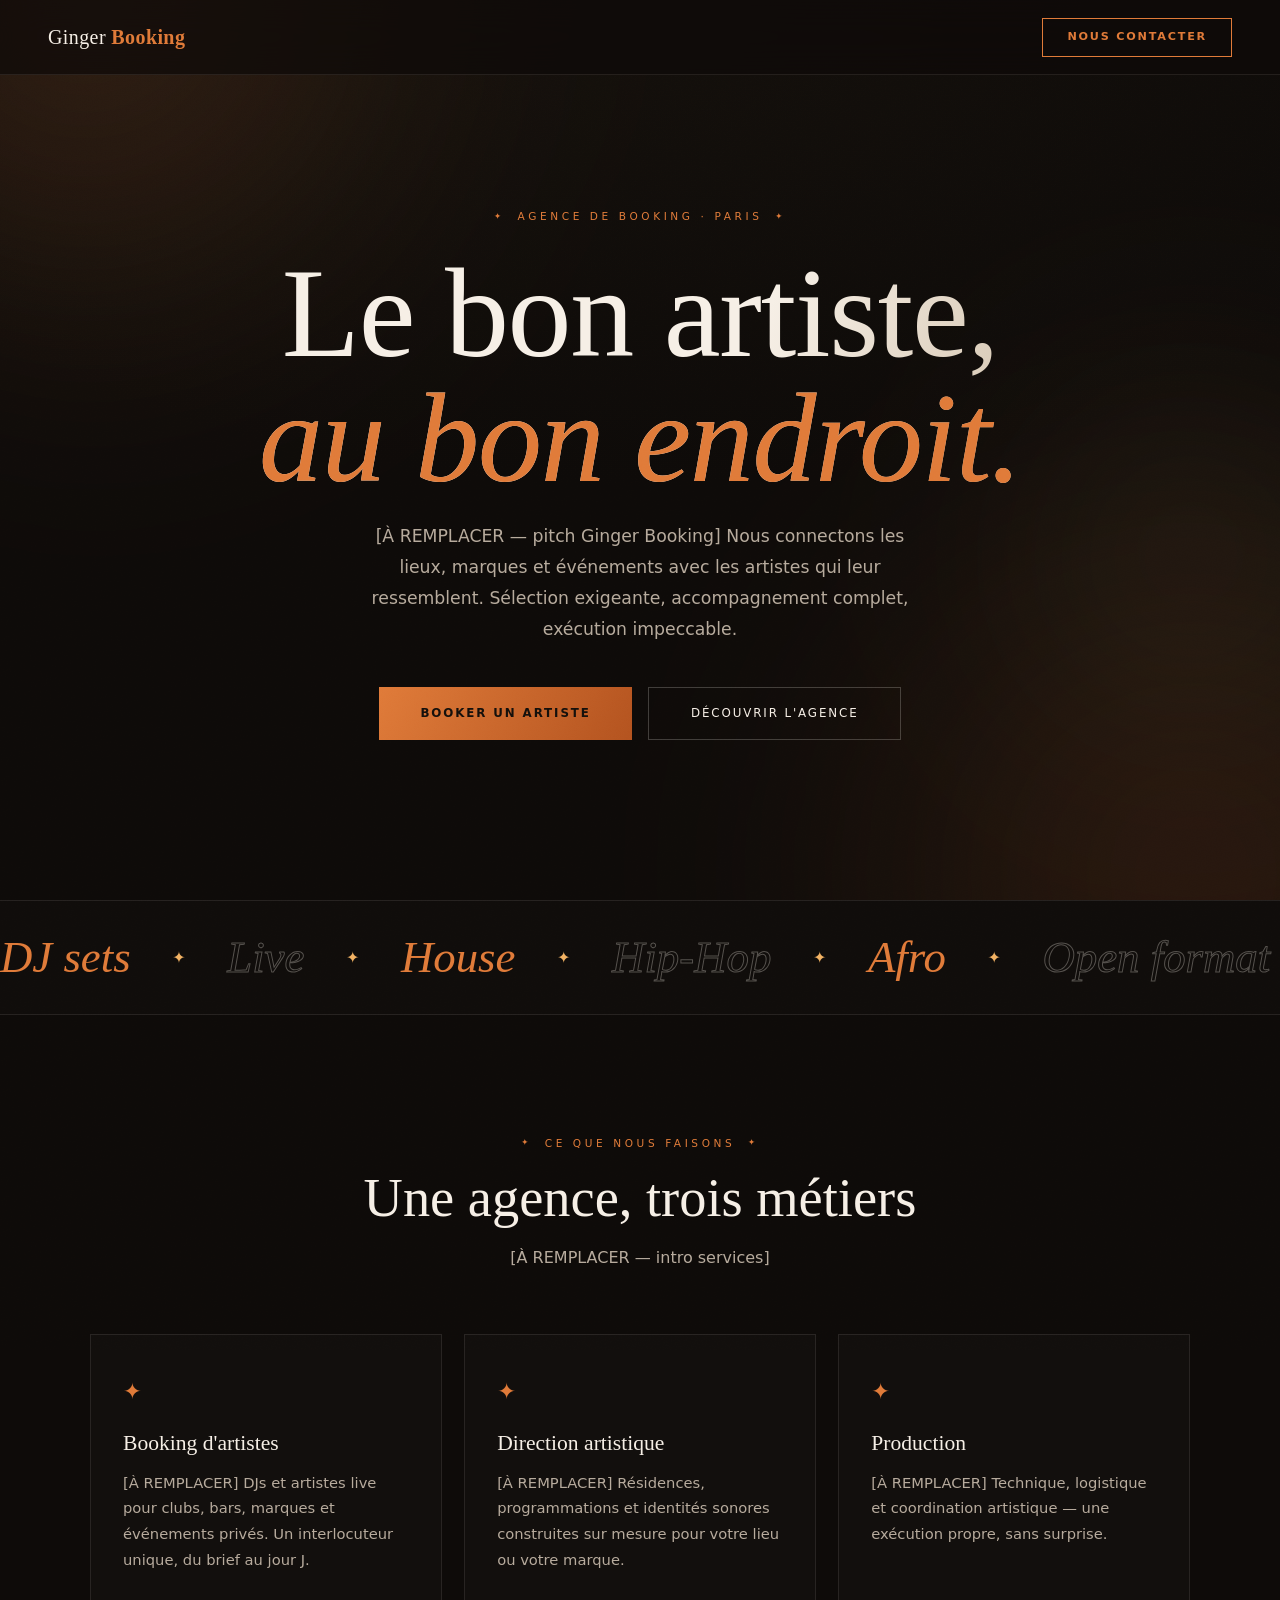
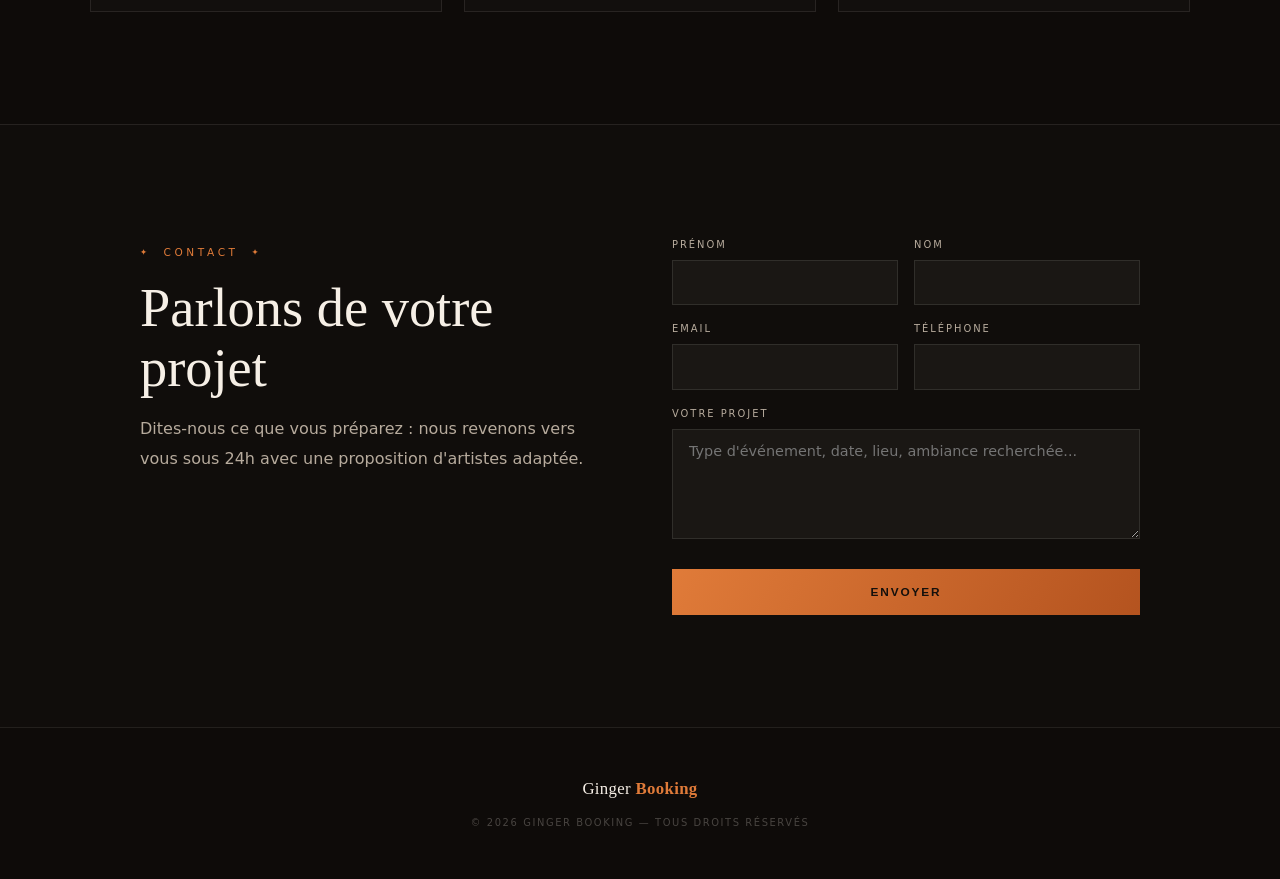
<file: ginger-booking/index.html>
<!DOCTYPE html>
<html lang="fr">
<head>
<meta charset="UTF-8">
<meta http-equiv="Content-Security-Policy" content="default-src 'self'; script-src 'self' 'unsafe-inline'; style-src 'self' 'unsafe-inline' https://fonts.googleapis.com; font-src 'self' https://fonts.gstatic.com; img-src 'self' data: https:; connect-src 'self' https://mgrevents.fr https://www.mgrevents.fr https://planniflow-4jrm.vercel.app; frame-ancestors 'none'; base-uri 'self'; form-action 'self';">
<meta name="viewport" content="width=device-width, initial-scale=1.0">
<!-- noindex tant que la page n'est pas lancée sur son propre domaine -->
<meta name="robots" content="noindex, nofollow">
<meta name="description" content="Ginger Booking — agence de booking d'artistes. Le bon artiste, au bon endroit.">
<title>Ginger Booking — Agence de booking d'artistes</title>
<link rel="preconnect" href="https://fonts.googleapis.com">
<link rel="preconnect" href="https://fonts.gstatic.com" crossorigin>
<link href="https://fonts.googleapis.com/css2?family=Fraunces:ital,opsz,wght@0,9..144,300;0,9..144,400;0,9..144,600;1,9..144,300;1,9..144,400&family=DM+Sans:opsz,wght@9..40,300;9..40,400;9..40,500;9..40,700&display=swap" rel="stylesheet">
<style>
*,*::before,*::after{margin:0;padding:0;box-sizing:border-box}
:root{
  --bg:#0E0B09;          /* noir chaud */
  --cream:#F6EFE6;
  --ginger:#E07B39;      /* gingembre */
  --ginger-deep:#B4531F;
  --amber:#F2B263;
  --muted:#B7AB9D;
  --line:rgba(246,239,230,.09);
  --ff-d:'Fraunces',Georgia,serif;
  --ff-b:'DM Sans',system-ui,sans-serif;
  --ease:cubic-bezier(.22,1,.36,1);
}
html{scroll-behavior:smooth}
html,body{overflow-x:clip}
body{background:var(--bg);color:var(--cream);font-family:var(--ff-b);-webkit-font-smoothing:antialiased;line-height:1.6}
a{color:inherit;text-decoration:none}
::selection{background:rgba(224,123,57,.3)}
em{font-style:italic;color:var(--ginger)}

/* Scène : nappes gingembre/ambre en dérive */
.scene{position:fixed;inset:0;z-index:-1;pointer-events:none;overflow:hidden;background:radial-gradient(120% 90% at 50% 0%,#14100C 0%,#0E0B09 60%)}
.scene i{position:absolute;display:block;border-radius:50%;filter:blur(85px);mix-blend-mode:screen;will-change:transform}
.b1{width:60vmax;height:60vmax;top:-22vmax;left:-16vmax;opacity:.5;background:radial-gradient(circle at 38% 36%,rgba(224,123,57,.36),rgba(224,123,57,.06) 52%,transparent 70%);animation:d1 38s ease-in-out infinite alternate}
.b2{width:62vmax;height:62vmax;bottom:-24vmax;right:-18vmax;opacity:.45;background:radial-gradient(circle at 60% 58%,rgba(180,83,31,.4),rgba(180,83,31,.08) 55%,transparent 72%);animation:d2 46s ease-in-out infinite alternate}
.b3{width:42vmax;height:42vmax;top:32%;right:-14vmax;opacity:.32;background:radial-gradient(circle,rgba(242,178,99,.24),transparent 64%);animation:d3 31s ease-in-out infinite alternate}
@keyframes d1{to{transform:translate(9vmax,8vmax) scale(1.2) rotate(12deg)}}
@keyframes d2{to{transform:translate(-8vmax,-9vmax) scale(1.15)}}
@keyframes d3{to{transform:translate(-7vmax,9vmax) scale(1.25)}}
.grain{position:fixed;inset:-50%;width:200%;height:200%;pointer-events:none;z-index:2;opacity:.05;mix-blend-mode:soft-light;background-image:url("data:image/svg+xml,%3Csvg xmlns='http://www.w3.org/2000/svg' width='140' height='140'%3E%3Cfilter id='g'%3E%3CfeTurbulence type='fractalNoise' baseFrequency='0.8' numOctaves='2' stitchTiles='stitch'/%3E%3CfeColorMatrix type='saturate' values='0'/%3E%3C/filter%3E%3Crect width='100%25' height='100%25' filter='url(%23g)'/%3E%3C/svg%3E");animation:gr 5s steps(6) infinite}
@keyframes gr{0%{transform:translate(0,0)}25%{transform:translate(-5%,-4%)}50%{transform:translate(4%,-6%)}75%{transform:translate(-4%,5%)}100%{transform:translate(0,0)}}

/* NAV */
nav{position:fixed;top:0;left:0;right:0;z-index:100;display:flex;align-items:center;justify-content:space-between;padding:1.1rem 3rem;background:rgba(14,11,9,.72);backdrop-filter:blur(20px);border-bottom:1px solid var(--line)}
.wordmark{font-family:var(--ff-d);font-size:1.25rem;letter-spacing:.02em}
.wordmark b{font-weight:600;color:var(--ginger)}
.nav-cta{font-size:.7rem;letter-spacing:.16em;text-transform:uppercase;font-weight:700;padding:.6rem 1.5rem;border:1px solid var(--ginger);color:var(--ginger);transition:all .25s var(--ease)}
.nav-cta:hover{background:var(--ginger);color:var(--bg)}

/* HERO */
.hero{min-height:100svh;display:flex;flex-direction:column;justify-content:center;align-items:center;text-align:center;padding:7rem 1.5rem 4rem;position:relative}
.eyebrow{font-size:.66rem;letter-spacing:.34em;text-transform:uppercase;color:var(--ginger);display:inline-flex;align-items:center;gap:.8rem;font-weight:500}
.eyebrow::before,.eyebrow::after{content:'✦';font-size:.8em}
.hero h1{font-family:var(--ff-d);font-weight:300;font-size:clamp(3.4rem,10vw,8.5rem);line-height:.98;margin:1.6rem 0 1.2rem;letter-spacing:-.01em;
  background:linear-gradient(112deg,#F6EFE6 30%,#D9CBB8 45%,#FBD9A8 51%,#F6EFE6 66%);background-size:220% 100%;-webkit-background-clip:text;background-clip:text;-webkit-text-fill-color:transparent;animation:sheen 9s ease-in-out infinite}
.hero h1 em{-webkit-text-fill-color:var(--ginger)}
@keyframes sheen{0%,100%{background-position:0% 0}50%{background-position:100% 0}}
.hero .sub{max-width:560px;color:var(--muted);font-weight:300;font-size:1.08rem;line-height:1.8}
.hero .actions{margin-top:2.6rem;display:flex;gap:1rem;flex-wrap:wrap;justify-content:center}
.btn{display:inline-flex;align-items:center;gap:.6rem;font-size:.74rem;letter-spacing:.16em;text-transform:uppercase;font-weight:700;padding:1rem 2.6rem;cursor:pointer;border:none;position:relative;overflow:hidden;transition:transform .3s var(--ease),box-shadow .4s var(--ease)}
.btn-g{background:linear-gradient(120deg,var(--ginger),var(--ginger-deep));color:#14100C}
.btn-g:hover{transform:translateY(-3px);box-shadow:0 18px 55px -14px rgba(224,123,57,.55)}
.btn-o{background:none;border:1px solid rgba(246,239,230,.22);color:var(--cream);font-weight:500}
.btn-o:hover{border-color:var(--ginger);color:var(--ginger)}
.btn-g::before{content:'';position:absolute;top:0;left:-70%;width:45%;height:100%;background:linear-gradient(100deg,transparent,rgba(255,255,255,.5),transparent);transform:skewX(-22deg);transition:left .55s var(--ease)}
.btn-g:hover::before{left:125%}

/* Ticker roster */
.ticker{overflow:hidden;padding:1.3rem 0;border-top:1px solid var(--line);border-bottom:1px solid var(--line);background:rgba(246,239,230,.012)}
.tk{display:flex;width:max-content;animation:tkx 30s linear infinite}
.ticker:hover .tk{animation-play-state:paused}
.tk .h{display:flex;align-items:center;gap:2.6rem;padding-right:2.6rem}
.tk .w{font-family:var(--ff-d);font-style:italic;font-size:clamp(1.6rem,3.6vw,2.8rem);white-space:nowrap;color:transparent;-webkit-text-stroke:1px rgba(246,239,230,.3)}
.tk .w.f{color:var(--ginger);-webkit-text-stroke:0}
.tk .s{color:var(--amber);font-size:1rem}
@keyframes tkx{to{transform:translateX(-50%)}}

/* SECTIONS */
section{padding:7rem 1.5rem}
.wrap{max-width:1100px;margin:0 auto}
.head{text-align:center;max-width:620px;margin:0 auto 4rem}
h2{font-family:var(--ff-d);font-weight:300;font-size:clamp(2rem,4.6vw,3.4rem);line-height:1.1;margin:1rem 0}
.head p{color:var(--muted);font-weight:300}

.cards{display:grid;grid-template-columns:repeat(3,1fr);gap:1.4rem}
.card{border:1px solid var(--line);background:rgba(246,239,230,.02);padding:2.4rem 2rem;transition:transform .4s var(--ease),border-color .4s,box-shadow .5s var(--ease)}
.card:hover{transform:translateY(-6px);border-color:rgba(224,123,57,.4);box-shadow:0 26px 70px -30px rgba(224,123,57,.35)}
.card .ic{font-size:1.4rem;color:var(--ginger)}
.card h3{font-family:var(--ff-d);font-weight:400;font-size:1.35rem;margin:1rem 0 .6rem}
.card p{color:var(--muted);font-weight:300;font-size:.92rem;line-height:1.75}

/* CONTACT */
.contact{border-top:1px solid var(--line);background:rgba(246,239,230,.012)}
.cgrid{display:grid;grid-template-columns:1fr 1fr;gap:4rem;align-items:start;max-width:1000px;margin:0 auto}
.cgrid .lead{color:var(--muted);font-weight:300;line-height:1.85;margin-top:1rem}
form .row{margin-bottom:1rem}
form .g2{display:grid;grid-template-columns:1fr 1fr;gap:1rem}
form label{display:block;font-size:.62rem;letter-spacing:.2em;text-transform:uppercase;color:var(--muted);margin-bottom:.45rem;font-weight:500}
form input,form textarea{width:100%;background:rgba(246,239,230,.045);border:1px solid rgba(246,239,230,.1);padding:.85rem 1rem;color:var(--cream);font-family:var(--ff-b);font-size:.9rem;font-weight:300;outline:none;transition:border-color .25s}
form input:focus,form textarea:focus{border-color:var(--ginger)}
form textarea{min-height:110px;resize:vertical}
form .btn{width:100%;justify-content:center;margin-top:.4rem}
.ok{display:none;text-align:center;padding:2rem;border:1px solid rgba(224,123,57,.35)}
.ok h3{font-family:var(--ff-d);color:var(--ginger);margin-bottom:.4rem}

footer{padding:3rem 1.5rem;text-align:center;border-top:1px solid var(--line)}
footer .wordmark{font-size:1.05rem}
footer p{font-size:.62rem;letter-spacing:.16em;text-transform:uppercase;color:rgba(246,239,230,.25);margin-top:.8rem}

/* Reveal */
[data-r]{opacity:0;transform:translateY(36px);filter:blur(6px);transition:opacity 1s var(--ease),transform 1s var(--ease),filter 1s var(--ease)}
[data-r].in{opacity:1;transform:none;filter:blur(0)}

@media(max-width:860px){
  nav{padding:.9rem 1.2rem}
  section{padding:4.5rem 1.2rem}
  .cards{grid-template-columns:1fr;max-width:440px;margin:0 auto}
  .cgrid{grid-template-columns:1fr;gap:2.5rem}
  form .g2{grid-template-columns:1fr}
}
@media(prefers-reduced-motion:reduce){
  *,*::before,*::after{animation-duration:.001ms!important;animation-iteration-count:1!important;transition-duration:.001ms!important}
  [data-r]{opacity:1!important;transform:none!important;filter:none!important}
  .grain{display:none}
}
</style>
</head>
<body>
<div class="scene" aria-hidden="true"><i class="b1"></i><i class="b2"></i><i class="b3"></i></div>
<div class="grain" aria-hidden="true"></div>

<nav>
  <a href="#" class="wordmark">Ginger <b>Booking</b></a>
  <a href="#contact" class="nav-cta">Nous contacter</a>
</nav>

<header class="hero">
  <span class="eyebrow">Agence de booking · Paris</span>
  <h1>Le bon artiste,<br><em>au bon endroit.</em></h1>
  <p class="sub">[À REMPLACER — pitch Ginger Booking] Nous connectons les lieux, marques et événements avec les artistes qui leur ressemblent. Sélection exigeante, accompagnement complet, exécution impeccable.</p>
  <div class="actions">
    <a href="#contact" class="btn btn-g">Booker un artiste</a>
    <a href="#services" class="btn btn-o">Découvrir l'agence</a>
  </div>
</header>

<div class="ticker" aria-hidden="true">
  <div class="tk">
    <div class="h"><span class="w f">DJ sets</span><span class="s">✦</span><span class="w">Live</span><span class="s">✦</span><span class="w f">House</span><span class="s">✦</span><span class="w">Hip-Hop</span><span class="s">✦</span><span class="w f">Afro</span><span class="s">✦</span><span class="w">Open format</span><span class="s">✦</span><span class="w f">Clubs</span><span class="s">✦</span><span class="w">Marques & événements</span><span class="s">✦</span></div>
    <div class="h"><span class="w f">DJ sets</span><span class="s">✦</span><span class="w">Live</span><span class="s">✦</span><span class="w f">House</span><span class="s">✦</span><span class="w">Hip-Hop</span><span class="s">✦</span><span class="w f">Afro</span><span class="s">✦</span><span class="w">Open format</span><span class="s">✦</span><span class="w f">Clubs</span><span class="s">✦</span><span class="w">Marques & événements</span><span class="s">✦</span></div>
  </div>
</div>

<section id="services">
  <div class="wrap">
    <div class="head" data-r>
      <span class="eyebrow">Ce que nous faisons</span>
      <h2>Une agence, trois métiers</h2>
      <p>[À REMPLACER — intro services]</p>
    </div>
    <div class="cards">
      <div class="card" data-r><div class="ic">✦</div><h3>Booking d'artistes</h3><p>[À REMPLACER] DJs et artistes live pour clubs, bars, marques et événements privés. Un interlocuteur unique, du brief au jour J.</p></div>
      <div class="card" data-r style="transition-delay:.08s"><div class="ic">✦</div><h3>Direction artistique</h3><p>[À REMPLACER] Résidences, programmations et identités sonores construites sur mesure pour votre lieu ou votre marque.</p></div>
      <div class="card" data-r style="transition-delay:.16s"><div class="ic">✦</div><h3>Production</h3><p>[À REMPLACER] Technique, logistique et coordination artistique — une exécution propre, sans surprise.</p></div>
    </div>
  </div>
</section>

<section class="contact" id="contact">
  <div class="cgrid">
    <div data-r>
      <span class="eyebrow">Contact</span>
      <h2>Parlons de votre projet</h2>
      <p class="lead">Dites-nous ce que vous préparez : nous revenons vers vous sous 24h avec une proposition d'artistes adaptée.</p>
    </div>
    <div data-r>
      <form id="f" onsubmit="return send(event)">
        <div class="g2"><div class="row"><label>Prénom</label><input name="prenom" required></div><div class="row"><label>Nom</label><input name="nom" required></div></div>
        <div class="g2"><div class="row"><label>Email</label><input type="email" name="email" required></div><div class="row"><label>Téléphone</label><input type="tel" name="tel"></div></div>
        <div class="row"><label>Votre projet</label><textarea name="message" placeholder="Type d'événement, date, lieu, ambiance recherchée..."></textarea></div>
        <button type="submit" class="btn btn-g">Envoyer</button>
      </form>
      <div class="ok" id="ok"><h3>Message envoyé ✦</h3><p style="color:var(--muted);font-weight:300">Merci ! Nous revenons vers vous sous 24h.</p></div>
    </div>
  </div>
</section>

<footer>
  <div class="wordmark">Ginger <b>Booking</b></div>
  <p>© <span id="y"></span> Ginger Booking — Tous droits réservés</p>
</footer>

<script>
document.getElementById('y').textContent = new Date().getFullYear();
// Reveal au scroll
if('IntersectionObserver' in window){
  const io = new IntersectionObserver(es => es.forEach(e => { if(e.isIntersecting){ e.target.classList.add('in'); io.unobserve(e.target); } }), {threshold:.12});
  document.querySelectorAll('[data-r]').forEach(el => io.observe(el));
} else { document.querySelectorAll('[data-r]').forEach(el => el.classList.add('in')); }
// Formulaire → même endpoint que le site (proxy /api/send-contact)
async function send(e){
  e.preventDefault();
  const f = e.target, b = f.querySelector('button');
  b.textContent = 'Envoi...'; b.disabled = true;
  try{
    const res = await fetch('/api/send-contact', { method:'POST', headers:{'Content-Type':'application/json'},
      body: JSON.stringify({ prenom:f.prenom.value, nom:f.nom.value, email:f.email.value, tel:f.tel.value, type:'Ginger Booking', message:f.message.value }) });
    if(!res.ok) throw new Error('err');
    f.style.display='none'; document.getElementById('ok').style.display='block';
  }catch(err){ b.textContent='Erreur — réessayer'; b.disabled=false; }
  return false;
}
</script>
</body>
</html>
</file>
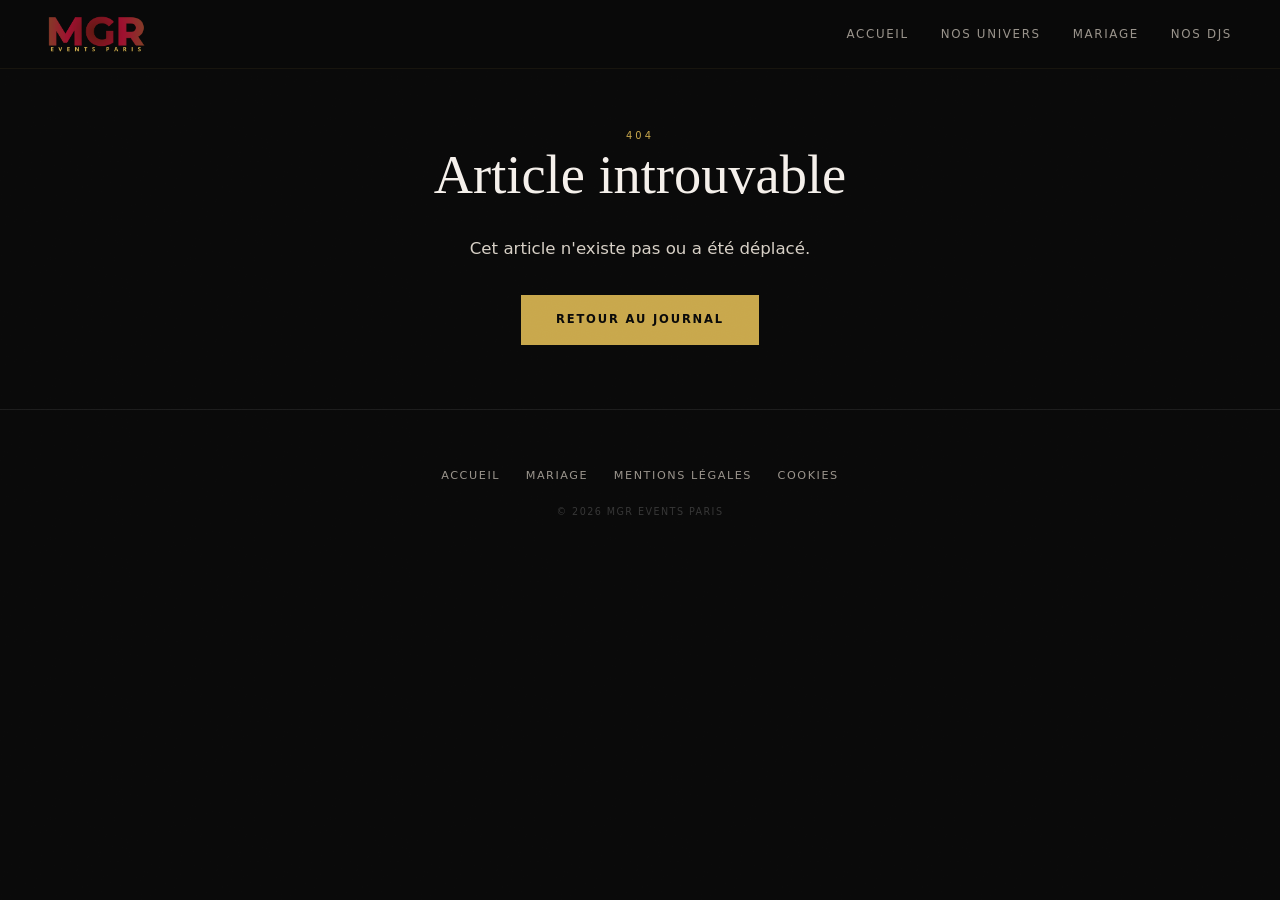
<file: article.html>
<!DOCTYPE html>
<html lang="fr">
<head>
<!-- CHEMINS ABSOLUS, partout sur cette page : elle est servie sous
     /blog/<article> (rewrite vercel.json). Un chemin relatif y devient
     /blog/config.js — que la même rewrite sert… en HTML, et l'article reste
     vide — ou /blog/assets/…, qui tombe dans le catch-all PlanniFlow. -->
<script src="/assets/ads.js"></script>
<script src="/assets/consent.js"></script>
<meta charset="UTF-8">
<meta http-equiv="Content-Security-Policy" content="default-src 'self'; script-src 'self' 'unsafe-inline' 'unsafe-eval' https://www.googletagmanager.com https://tracker.metricool.com; style-src 'self' 'unsafe-inline' https://fonts.googleapis.com; font-src 'self' https://fonts.gstatic.com; img-src 'self' data: https:; connect-src 'self' https://mgrevents.fr https://www.mgrevents.fr https://planniflow-4jrm.vercel.app https://www.googletagmanager.com https://*.google-analytics.com https://*.analytics.google.com https://*.google.com https://*.google.fr https://googleads.g.doubleclick.net https://td.doubleclick.net https://tracker.metricool.com; frame-ancestors 'none'; base-uri 'self'; form-action 'self';">
<meta name="viewport" content="width=device-width, initial-scale=1.0">
<meta name="robots" content="index, follow">
<meta name="theme-color" content="#0A0A0A">
<title>Le Journal — MGR Events Paris</title>
<link rel="icon" type="image/png" href="/assets/favicon-mgr.png">
<link rel="apple-touch-icon" href="/assets/icone-mgr-180.png">
<link rel="preconnect" href="https://fonts.googleapis.com">
<link rel="preconnect" href="https://fonts.gstatic.com" crossorigin>
<link href="https://fonts.googleapis.com/css2?family=DM+Sans:ital,opsz,wght@0,9..40,300;0,9..40,400;0,9..40,500;0,9..40,700;1,9..40,300&family=Playfair+Display:ital,wght@0,400;0,700;1,400&display=swap" rel="stylesheet">
<style>
*,*::before,*::after{margin:0;padding:0;box-sizing:border-box}
:root{--noir:#0A0A0A;--blanc:#F5F0EB;--or:#C9A84C;--gris-texte:#9a948c;--ff-display:'Playfair Display',Georgia,serif;--ff-body:'DM Sans',system-ui,sans-serif;--ease-out:cubic-bezier(.22,1,.36,1);--glass-border:rgba(255,255,255,.08)}
html{scroll-behavior:smooth}
body{background:var(--noir);color:var(--blanc);font-family:var(--ff-body);overflow-x:hidden;-webkit-font-smoothing:antialiased;line-height:1.7}
a{color:inherit;text-decoration:none}img{display:block;max-width:100%}
::selection{background:rgba(201,168,76,.26)}
:focus-visible{outline:2px solid rgba(201,168,76,.55);outline-offset:3px}
em{font-style:italic;color:var(--or)}
.eyebrow{font-size:.62rem;letter-spacing:.3em;text-transform:uppercase;color:var(--or);font-weight:500}
.fx-grain{position:fixed;inset:-50%;width:200%;height:200%;pointer-events:none;z-index:2;opacity:.045;mix-blend-mode:soft-light;background-image:url("data:image/svg+xml,%3Csvg xmlns='http://www.w3.org/2000/svg' width='140' height='140'%3E%3Cfilter id='g'%3E%3CfeTurbulence type='fractalNoise' baseFrequency='0.8' numOctaves='2' stitchTiles='stitch'/%3E%3CfeColorMatrix type='saturate' values='0'/%3E%3C/filter%3E%3Crect width='100%25' height='100%25' filter='url(%23g)'/%3E%3C/svg%3E")}
nav{position:fixed;top:0;left:0;width:100%;z-index:100;padding:1rem 3rem;display:flex;align-items:center;justify-content:space-between;background:rgba(10,10,10,.72);backdrop-filter:blur(20px);border-bottom:1px solid rgba(201,168,76,.08)}
.nav-logo img{height:36px;width:auto}
.nav-links{display:flex;gap:2rem;font-size:.74rem;letter-spacing:.14em;text-transform:uppercase;font-weight:500}
.nav-links a{color:var(--gris-texte);transition:color .25s}.nav-links a:hover{color:var(--blanc)}
.nav-item{position:relative;display:inline-flex;align-items:center}
.nav-parent{display:inline-flex;align-items:center;gap:.45rem}
.nav-parent .caret{width:6px;height:6px;border-right:1.5px solid currentColor;border-bottom:1.5px solid currentColor;transform:rotate(45deg);opacity:.6;margin-top:-3px;transition:transform .25s var(--ease-out)}
.nav-item:hover .nav-parent .caret{transform:rotate(45deg) translate(1px,1px);opacity:1}
.nav-item::before{content:'';position:absolute;top:100%;left:-12px;right:-12px;height:16px;display:none}
.nav-item:hover::before{display:block}
.nav-sub{position:absolute;top:100%;left:50%;transform:translateX(-50%) translateY(10px);min-width:200px;background:rgba(10,10,10,.97);backdrop-filter:blur(22px);border:1px solid var(--glass-border);border-radius:8px;padding:.5rem;display:flex;flex-direction:column;gap:.1rem;opacity:0;visibility:hidden;pointer-events:none;transition:opacity .25s var(--ease-out),transform .25s var(--ease-out);box-shadow:0 24px 60px -24px rgba(0,0,0,.85);z-index:101}
.nav-item:hover .nav-sub,.nav-item:focus-within .nav-sub{opacity:1;visibility:visible;pointer-events:all;transform:translateX(-50%) translateY(6px)}
.nav-sub a{padding:.6rem .9rem;border-radius:5px;font-size:.7rem;letter-spacing:.12em;color:var(--gris-texte);white-space:nowrap;transition:background .2s,color .2s}
.nav-sub a:hover{background:rgba(201,168,76,.1);color:var(--blanc)}
@media(max-width:760px){.nav-links{display:none}}
.article{max-width:760px;margin:0 auto;padding:8rem 1.5rem 4rem}
.back{font-size:.66rem;letter-spacing:.18em;text-transform:uppercase;color:var(--gris-texte);transition:color .25s}.back:hover{color:var(--or)}
.a-meta{margin:1.6rem 0 .8rem;font-size:.62rem;letter-spacing:.18em;text-transform:uppercase;color:var(--or);display:flex;gap:.8rem;flex-wrap:wrap}
.a-meta .dot{color:var(--gris-texte)}
.article h1{font-family:var(--ff-display);font-weight:400;font-size:clamp(2.2rem,5vw,3.4rem);line-height:1.12;margin-bottom:1.8rem}
.a-cover{aspect-ratio:16/9;border-radius:6px;overflow:hidden;margin-bottom:2.6rem;background:linear-gradient(135deg,#161616,#0c0c0c);position:relative}
.a-cover img{width:100%;height:100%;object-fit:cover}
.a-cover.ph::after{content:attr(data-label);position:absolute;inset:0;display:flex;align-items:center;justify-content:center;font-size:.6rem;letter-spacing:.2em;text-transform:uppercase;color:rgba(255,255,255,.16)}
.a-body{font-size:1.04rem;color:#d7d0c6;font-weight:300}
.a-body p{margin-bottom:1.4rem}
.a-body h2{font-family:var(--ff-display);font-weight:400;color:var(--blanc);font-size:1.6rem;margin:2.4rem 0 1rem}
.a-body ul{margin:0 0 1.4rem 1.2rem}
.a-body li{margin-bottom:.5rem}
.a-body strong{color:var(--blanc);font-weight:500}
.a-cta{margin-top:3.5rem;padding:2.4rem;border:1px solid rgba(201,168,76,.2);border-radius:8px;text-align:center;background:rgba(255,255,255,.012)}
.a-cta h3{font-family:var(--ff-display);font-weight:400;font-size:1.5rem;margin-bottom:.6rem}
.a-cta p{color:var(--gris-texte);font-weight:300;margin-bottom:1.4rem}
.btn{display:inline-flex;align-items:center;gap:.6rem;font-size:.72rem;letter-spacing:.16em;text-transform:uppercase;font-weight:700;padding:.95rem 2.2rem;background:var(--or);color:var(--noir);transition:transform .3s var(--ease-out),box-shadow .4s}
.btn:hover{transform:translateY(-3px);box-shadow:0 18px 50px -16px rgba(201,168,76,.5)}
footer{padding:3.5rem 3rem 2rem;border-top:1px solid var(--glass-border);text-align:center}
footer .fnav{display:flex;gap:1.6rem;justify-content:center;flex-wrap:wrap;font-size:.7rem;letter-spacing:.14em;text-transform:uppercase;color:var(--gris-texte)}
footer .fnav a:hover{color:var(--or)}
.fbottom{font-size:.6rem;letter-spacing:.15em;text-transform:uppercase;color:rgba(255,255,255,.18);margin-top:1.2rem}
@media(prefers-reduced-motion:reduce){.fx-grain{display:none!important}}
</style>
<!-- Metricool tracker -->
<script>function loadScript(a){var b=document.getElementsByTagName("head")[0],c=document.createElement("script");c.type="text/javascript",c.src="https://tracker.metricool.com/resources/be.js",c.onreadystatechange=a,c.onload=a,b.appendChild(c)}loadScript(function(){beTracker.t({hash:"8d1f10810f195f7e1658da39485729d4"})});</script>
</head>
<body>
<div class="fx-grain" aria-hidden="true"></div>
<div id="app"></div>
<script src="/config.js"></script>
<script>
const BL=SITE_CONFIG.blog, B=SITE_CONFIG.brand;
const seg=location.pathname.split('/').filter(Boolean).pop()||'';
const qs=new URLSearchParams(location.search).get('slug');
const slug=qs||seg;
const a=BL.articles.find(x=>x.slug===slug);
const fmt=d=>{try{return new Date(d).toLocaleDateString('fr-FR',{day:'numeric',month:'long',year:'numeric'});}catch(e){return d;}};
const esc=s=>String(s).replace(/[&<>"]/g,c=>({'&':'&amp;','<':'&lt;','>':'&gt;','"':'&quot;'}[c]));
// Les chemins de config.js partent de la racine du site (« assets/… ») :
// sous /blog/<article>, ils doivent commencer par « / ».
const abs=p=>/^(https?:)?\/\//.test(p)||String(p).startsWith('/')?p:'/'+p;

function navHTML(){return `<nav><a href="/" class="nav-logo"><img src="${abs(B.logo)}" alt="${B.name}"></a><div class="nav-links"><a href="/">Accueil</a><a href="/#brands">Nos univers</a><a href="/mariage">Mariage</a><a href="/#djs">Nos DJs</a></div></nav>`;}
function footHTML(){return `<footer><div class="fnav"><a href="/">Accueil</a><a href="/mariage">Mariage</a><a href="/mentions.html">Mentions légales</a><a href="/mentions.html#cookies" data-cookies>Cookies</a></div><div class="fbottom">© ${new Date().getFullYear()} ${B.name}</div></footer>`;}

if(!a){
  document.title='Article introuvable — '+B.name;
  document.getElementById('app').innerHTML=navHTML()+`<div class="article" style="text-align:center"><p class="eyebrow">404</p><h1>Article introuvable</h1><p class="a-body">Cet article n'existe pas ou a été déplacé.</p><p style="margin-top:2rem"><a class="btn" href="/blog">Retour au Journal</a></p></div>`+footHTML();
}else{
  document.title=a.title+' — Le Journal MGR Events';
  const setMeta=(name,val,prop)=>{const m=document.createElement('meta');m.setAttribute(prop?'property':'name',name);m.content=val;document.head.appendChild(m);};
  setMeta('description',a.excerpt);
  const can=document.createElement('link');can.rel='canonical';can.href='https://www.mgrevents.fr/blog/'+a.slug;document.head.appendChild(can);
  setMeta('og:title',a.title,true);setMeta('og:description',a.excerpt,true);setMeta('og:type','article',true);
  setMeta('og:url','https://www.mgrevents.fr/blog/'+a.slug,true);setMeta('og:image','https://www.mgrevents.fr/'+a.cover,true);
  const ld={"@context":"https://schema.org","@type":"BlogPosting","headline":a.title,"description":a.excerpt,
    "datePublished":a.date,"author":{"@type":"Organization","name":B.name},"publisher":{"@type":"Organization","name":B.name,"logo":{"@type":"ImageObject","url":"https://www.mgrevents.fr/assets/logo-mgr-events-carre.png"}},
    "image":"https://www.mgrevents.fr/"+a.cover,"mainEntityOfPage":"https://www.mgrevents.fr/blog/"+a.slug,"articleSection":a.category};
  const s=document.createElement('script');s.type='application/ld+json';s.textContent=JSON.stringify(ld);document.head.appendChild(s);

  document.getElementById('app').innerHTML=navHTML()+`
  <article class="article">
    <a class="back" href="/blog">← Le Journal</a>
    <div class="a-meta"><span class="eyebrow">${esc(a.category)}</span><span class="dot">·</span>${fmt(a.date)}${a.readingTime?'<span class="dot">·</span>'+a.readingTime:''}</div>
    <h1>${esc(a.title)}</h1>
    <div class="a-cover"><img src="${abs(a.cover)}" alt="${esc(a.title)}" onerror="this.style.display='none';this.parentElement.classList.add('ph');this.parentElement.setAttribute('data-label','${esc(a.category)}')"></div>
    <div class="a-body">${a.body}</div>
    <div class="a-cta"><h3>Un projet de mariage ou d'événement ?</h3><p>Parlons-en — réponse sous 24h.</p><a class="btn" href="/mariage#devis">Demander un devis</a></div>
  </article>`+footHTML();
}
</script>
</body>
</html>
</file>
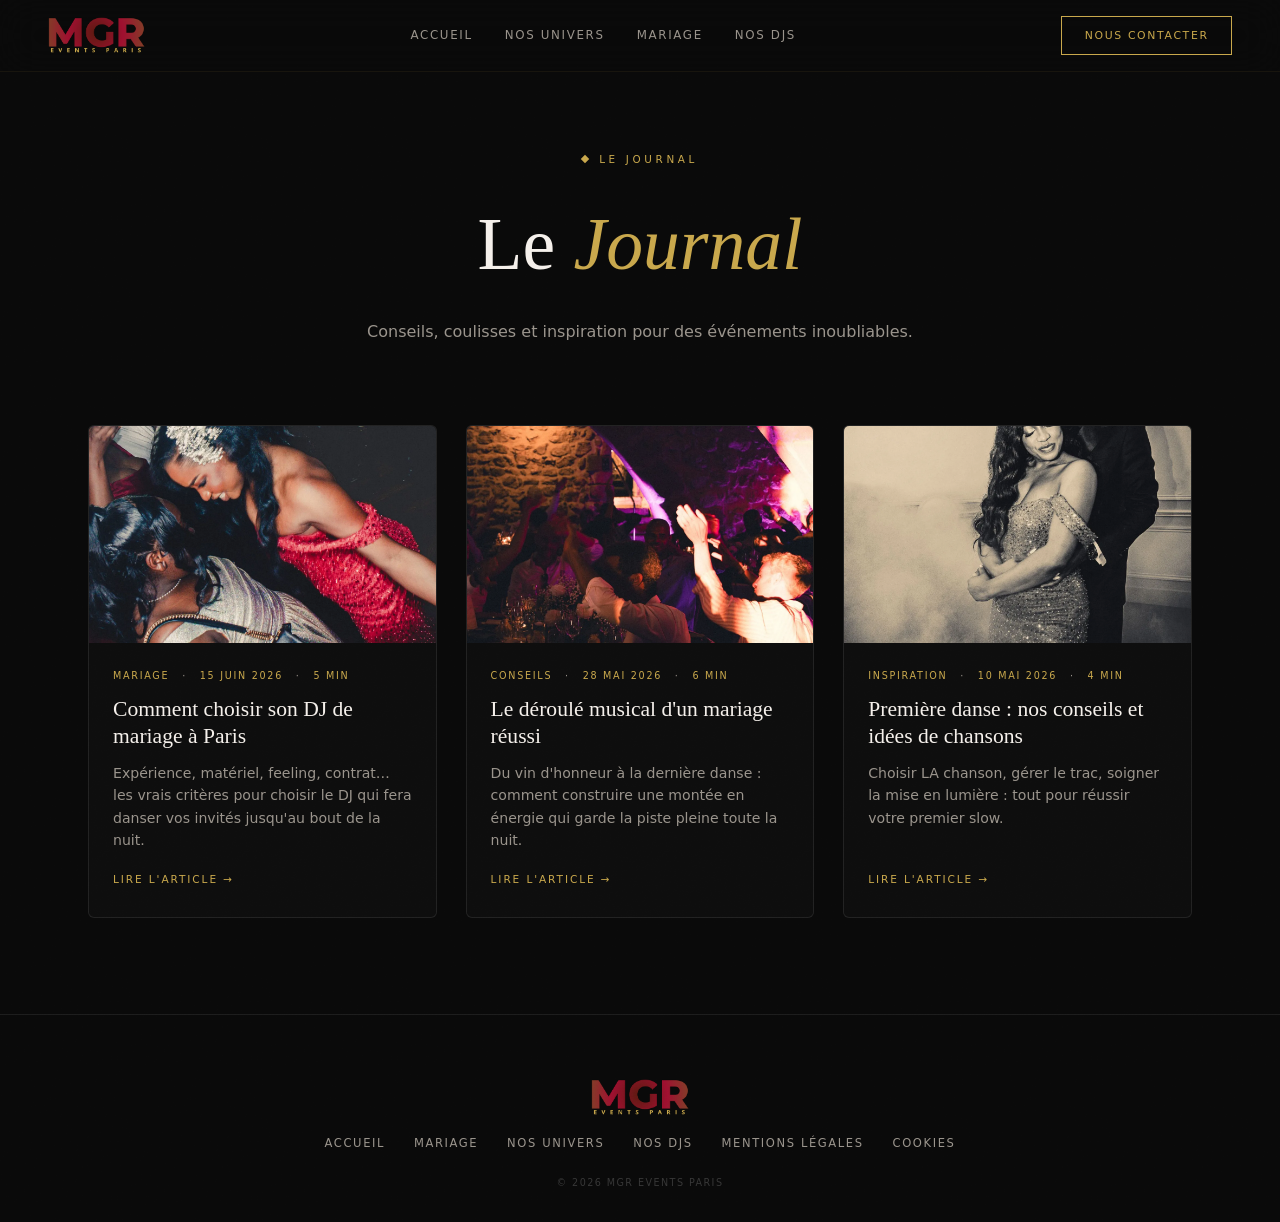
<file: blog.html>
<!DOCTYPE html>
<html lang="fr">
<head>
<script src="assets/ads.js"></script>
<script src="assets/consent.js"></script>
<meta charset="UTF-8">
<meta http-equiv="Content-Security-Policy" content="default-src 'self'; script-src 'self' 'unsafe-inline' 'unsafe-eval' https://www.googletagmanager.com https://tracker.metricool.com; style-src 'self' 'unsafe-inline' https://fonts.googleapis.com; font-src 'self' https://fonts.gstatic.com; img-src 'self' data: https:; connect-src 'self' https://mgrevents.fr https://www.mgrevents.fr https://planniflow-4jrm.vercel.app https://www.googletagmanager.com https://*.google-analytics.com https://*.analytics.google.com https://*.google.com https://*.google.fr https://googleads.g.doubleclick.net https://td.doubleclick.net https://tracker.metricool.com; frame-ancestors 'none'; base-uri 'self'; form-action 'self';">
<meta name="viewport" content="width=device-width, initial-scale=1.0">
<meta name="description" content="Le Journal MGR Events — conseils, coulisses et inspiration pour des mariages et événements inoubliables à Paris.">
<meta name="robots" content="index, follow">
<link rel="canonical" href="https://www.mgrevents.fr/blog">
<meta name="theme-color" content="#0A0A0A">
<meta property="og:type" content="website">
<meta property="og:url" content="https://www.mgrevents.fr/blog">
<meta property="og:title" content="Le Journal — MGR Events Paris">
<meta property="og:description" content="Conseils, coulisses et inspiration pour des événements inoubliables.">
<meta property="og:image" content="https://www.mgrevents.fr/assets/photos/wedding.jpg">
<meta property="og:locale" content="fr_FR">
<title>Le Journal — MGR Events Paris | Conseils DJ & mariage</title>
<link rel="icon" type="image/png" href="assets/favicon-mgr.png">
<link rel="apple-touch-icon" href="assets/icone-mgr-180.png">
<link rel="preconnect" href="https://fonts.googleapis.com">
<link rel="preconnect" href="https://fonts.gstatic.com" crossorigin>
<link href="https://fonts.googleapis.com/css2?family=DM+Sans:ital,opsz,wght@0,9..40,300;0,9..40,400;0,9..40,500;0,9..40,700;1,9..40,300&family=Playfair+Display:ital,wght@0,400;0,700;1,400&display=swap" rel="stylesheet">
<style>
*,*::before,*::after{margin:0;padding:0;box-sizing:border-box}
:root{--noir:#0A0A0A;--blanc:#F5F0EB;--or:#C9A84C;--bordeaux:#6B0F1A;--gris-texte:#9a948c;--ff-display:'Playfair Display',Georgia,serif;--ff-body:'DM Sans',system-ui,sans-serif;--ease-out:cubic-bezier(.22,1,.36,1);--ease-smooth:cubic-bezier(.16,1,.3,1);--glass-border:rgba(255,255,255,.08)}
html{scroll-behavior:smooth}
body{background:var(--noir);color:var(--blanc);font-family:var(--ff-body);overflow-x:hidden;-webkit-font-smoothing:antialiased;line-height:1.6}
a{color:inherit;text-decoration:none}img{display:block;max-width:100%}
::selection{background:rgba(201,168,76,.26)}
:focus-visible{outline:2px solid rgba(201,168,76,.55);outline-offset:3px}
em{font-style:italic;color:var(--or)}
.eyebrow{font-size:.65rem;letter-spacing:.35em;text-transform:uppercase;color:var(--or);font-weight:500;display:inline-flex;align-items:center;gap:.7rem}
.eyebrow .diamond{width:6px;height:6px;background:var(--or);transform:rotate(45deg)}
.fx-grain{position:fixed;inset:-50%;width:200%;height:200%;pointer-events:none;z-index:2;opacity:.045;mix-blend-mode:soft-light;background-image:url("data:image/svg+xml,%3Csvg xmlns='http://www.w3.org/2000/svg' width='140' height='140'%3E%3Cfilter id='g'%3E%3CfeTurbulence type='fractalNoise' baseFrequency='0.8' numOctaves='2' stitchTiles='stitch'/%3E%3CfeColorMatrix type='saturate' values='0'/%3E%3C/filter%3E%3Crect width='100%25' height='100%25' filter='url(%23g)'/%3E%3C/svg%3E")}
nav{position:fixed;top:0;left:0;width:100%;z-index:100;padding:1rem 3rem;display:flex;align-items:center;justify-content:space-between;background:rgba(10,10,10,.7);backdrop-filter:blur(20px);border-bottom:1px solid rgba(201,168,76,.08);transition:padding .4s var(--ease-out),background .4s}
nav.scrolled{padding:.65rem 3rem;background:rgba(8,8,8,.92)}
.nav-logo img{height:36px;width:auto}
.nav-links{display:flex;gap:2rem;font-size:.74rem;letter-spacing:.14em;text-transform:uppercase;font-weight:500}
.nav-links a{color:var(--gris-texte);transition:color .25s}.nav-links a:hover{color:var(--blanc)}
.nav-cta{font-size:.68rem;letter-spacing:.15em;text-transform:uppercase;padding:.6rem 1.4rem;border:1px solid var(--or);color:var(--or);font-weight:500;transition:all .25s}.nav-cta:hover{background:var(--or);color:var(--noir)}
.nav-item{position:relative;display:inline-flex;align-items:center}
.nav-parent{display:inline-flex;align-items:center;gap:.45rem}
.nav-parent .caret{width:6px;height:6px;border-right:1.5px solid currentColor;border-bottom:1.5px solid currentColor;transform:rotate(45deg);opacity:.6;margin-top:-3px;transition:transform .25s var(--ease-out)}
.nav-item:hover .nav-parent .caret,.nav-item:focus-within .nav-parent .caret{transform:rotate(45deg) translate(1px,1px);opacity:1}
.nav-item::before{content:'';position:absolute;top:100%;left:-12px;right:-12px;height:16px;display:none}
.nav-item:hover::before{display:block}
.nav-sub{position:absolute;top:100%;left:50%;transform:translateX(-50%) translateY(10px);min-width:200px;background:rgba(10,10,10,.97);backdrop-filter:blur(22px);border:1px solid var(--glass-border);border-radius:8px;padding:.5rem;display:flex;flex-direction:column;gap:.1rem;opacity:0;visibility:hidden;pointer-events:none;transition:opacity .25s var(--ease-out),transform .25s var(--ease-out);box-shadow:0 24px 60px -24px rgba(0,0,0,.85);z-index:101}
.nav-item:hover .nav-sub,.nav-item:focus-within .nav-sub{opacity:1;visibility:visible;pointer-events:all;transform:translateX(-50%) translateY(6px)}
.nav-sub a{padding:.6rem .9rem;border-radius:5px;font-size:.7rem;letter-spacing:.12em;color:var(--gris-texte);white-space:nowrap;transition:background .2s,color .2s}
.nav-sub a:hover{background:rgba(201,168,76,.1);color:var(--blanc)}
@media(max-width:900px){
  .nav-item{width:100%;flex-direction:column;align-items:flex-start}
  .nav-parent .caret{display:none}
  .nav-item::before{display:none!important}
  .nav-sub{position:static;transform:none;opacity:1;visibility:visible;pointer-events:auto;background:none;border:none;box-shadow:none;backdrop-filter:none;padding:.3rem 0 .2rem .9rem;margin-top:.5rem;border-left:1px solid var(--glass-border);min-width:0;border-radius:0}
}
.burger{display:none;background:none;border:none;cursor:pointer;padding:.5rem}.burger svg{width:24px;height:24px}
.head{padding:9rem 3rem 3rem;text-align:center;max-width:760px;margin:0 auto}
.head h1{font-family:var(--ff-display);font-weight:400;font-size:clamp(2.6rem,6vw,4.6rem);margin:1rem 0}
.head p{color:var(--gris-texte);font-weight:300}
.grid{max-width:1200px;margin:0 auto;padding:2rem 3rem 6rem;display:grid;grid-template-columns:repeat(3,1fr);gap:1.8rem}
.card{border:1px solid var(--glass-border);border-radius:6px;overflow:hidden;background:rgba(255,255,255,.02);transition:transform .5s var(--ease-out),border-color .5s,box-shadow .5s;display:flex;flex-direction:column}
.card:hover{transform:translateY(-8px);border-color:rgba(201,168,76,.35);box-shadow:0 26px 70px -28px rgba(0,0,0,.75)}
.card-cover{aspect-ratio:16/10;position:relative;overflow:hidden;background:linear-gradient(135deg,#161616,#0c0c0c)}
.card-cover img{width:100%;height:100%;object-fit:cover;transition:transform .7s var(--ease-out)}
.card:hover .card-cover img{transform:scale(1.06)}
.card-cover.ph::after{content:attr(data-label);position:absolute;inset:0;display:flex;align-items:center;justify-content:center;font-size:.6rem;letter-spacing:.2em;text-transform:uppercase;color:rgba(255,255,255,.16)}
.card-body{padding:1.6rem 1.5rem 1.8rem;display:flex;flex-direction:column;flex:1}
.card-meta{font-size:.6rem;letter-spacing:.18em;text-transform:uppercase;color:var(--or);margin-bottom:.8rem;display:flex;gap:.8rem}
.card-meta .dot{color:var(--gris-texte)}
.card h2{font-family:var(--ff-display);font-weight:400;font-size:1.35rem;line-height:1.25;margin-bottom:.7rem}
.card p{color:var(--gris-texte);font-weight:300;font-size:.88rem;flex:1}
.card .more{margin-top:1.2rem;font-size:.66rem;letter-spacing:.18em;text-transform:uppercase;color:var(--or)}
footer{padding:4rem 3rem 2rem;border-top:1px solid var(--glass-border);text-align:center}
footer .flogo{height:36px;width:auto;margin:0 auto 1.2rem}
footer .fnav{display:flex;gap:1.8rem;justify-content:center;flex-wrap:wrap;font-size:.72rem;letter-spacing:.14em;text-transform:uppercase;color:var(--gris-texte)}
footer .fnav a:hover{color:var(--or)}
.fbottom{font-size:.6rem;letter-spacing:.15em;text-transform:uppercase;color:rgba(255,255,255,.18);margin-top:1.4rem}
[data-reveal]{opacity:0;transform:translateY(30px);transition:opacity .8s var(--ease-smooth),transform .8s var(--ease-smooth)}
[data-reveal].in{opacity:1;transform:none}
@media(max-width:900px){nav{padding:.8rem 1.4rem}.nav-links{position:absolute;top:100%;left:0;right:0;flex-direction:column;gap:1.1rem;padding:1.4rem;background:rgba(8,8,8,.97);transform:translateY(-12px);opacity:0;visibility:hidden;pointer-events:none;transition:opacity .3s,transform .3s,visibility 0s .3s}nav.open .nav-links{transform:none;opacity:1;visibility:visible;pointer-events:all;transition:opacity .3s,transform .3s,visibility 0s}.burger{display:block}.head{padding:7rem 1.4rem 2rem}.grid{grid-template-columns:1fr;padding:1.5rem 1.4rem 4rem}}
@media(prefers-reduced-motion:reduce){*{animation:none!important;transition-duration:.001ms!important}[data-reveal]{opacity:1!important;transform:none!important}.fx-grain{display:none!important}}
</style>
<!-- Metricool tracker -->
<script>function loadScript(a){var b=document.getElementsByTagName("head")[0],c=document.createElement("script");c.type="text/javascript",c.src="https://tracker.metricool.com/resources/be.js",c.onreadystatechange=a,c.onload=a,b.appendChild(c)}loadScript(function(){beTracker.t({hash:"8d1f10810f195f7e1658da39485729d4"})});</script>
</head>
<body>
<div class="fx-grain" aria-hidden="true"></div>
<div id="app"></div>
<script src="config.js"></script>
<script>
const BL=SITE_CONFIG.blog, B=SITE_CONFIG.brand;
const fmt=d=>{try{return new Date(d).toLocaleDateString('fr-FR',{day:'numeric',month:'long',year:'numeric'});}catch(e){return d;}};
const cover=(src,label)=>`<img src="${src}" alt="${label}" loading="lazy" onerror="this.style.display='none';this.parentElement.classList.add('ph');this.parentElement.setAttribute('data-label','${label}')">`;
document.getElementById('app').innerHTML=`
<nav id="nav">
  <a href="/" class="nav-logo"><img src="${B.logo}" alt="${B.name}"></a>
  <div class="nav-links"><a href="/">Accueil</a><a href="/#brands">Nos univers</a><a href="/mariage">Mariage</a><a href="/#djs">Nos DJs</a></div>
  <div style="display:flex;align-items:center;gap:.5rem">
    <button class="burger" aria-label="Menu" aria-expanded="false" onclick="toggleMenu(this)"><svg aria-hidden="true" viewBox="0 0 24 24" fill="none" stroke="#C9A84C" stroke-width="1.5"><path d="M4 6h16M4 12h16M4 18h16"/></svg></button>
    <a href="/#contact" class="nav-cta">Nous contacter</a>
  </div>
</nav>
<header class="head">
  <span class="eyebrow"><span class="diamond"></span> ${BL.title}</span>
  <h1>Le <em>Journal</em></h1>
  <p>${BL.intro}</p>
</header>
<main class="grid">
  ${BL.articles.map(a=>`<a class="card" data-reveal href="/blog/${a.slug}">
    <div class="card-cover">${cover(a.cover,a.category)}</div>
    <div class="card-body">
      <div class="card-meta">${a.category}<span class="dot">·</span>${fmt(a.date)}${a.readingTime?`<span class="dot">·</span>${a.readingTime}`:''}</div>
      <h2>${a.title}</h2><p>${a.excerpt}</p><div class="more">Lire l'article →</div>
    </div></a>`).join('')}
</main>
<footer>
  <img src="${B.logo}" alt="${B.name}" class="flogo">
  <div class="fnav"><a href="/">Accueil</a><a href="/mariage">Mariage</a><a href="/#brands">Nos univers</a><a href="/#djs">Nos DJs</a><a href="/mentions.html">Mentions légales</a><a href="/mentions.html#cookies" data-cookies>Cookies</a></div>
  <div class="fbottom">© ${new Date().getFullYear()} ${B.name}</div>
</footer>`;
function toggleMenu(btn){const n=document.getElementById('nav');btn.setAttribute('aria-expanded',n.classList.toggle('open'));}
const nav=document.getElementById('nav');addEventListener('scroll',()=>nav.classList.toggle('scrolled',scrollY>40),{passive:true});
if('IntersectionObserver' in window){const io=new IntersectionObserver(es=>es.forEach(e=>{if(e.isIntersecting){e.target.classList.add('in');io.unobserve(e.target);}}),{threshold:.1});document.querySelectorAll('[data-reveal]').forEach(el=>io.observe(el));}else{document.querySelectorAll('[data-reveal]').forEach(el=>el.classList.add('in'));}
</script>
</body>
</html>
</file>
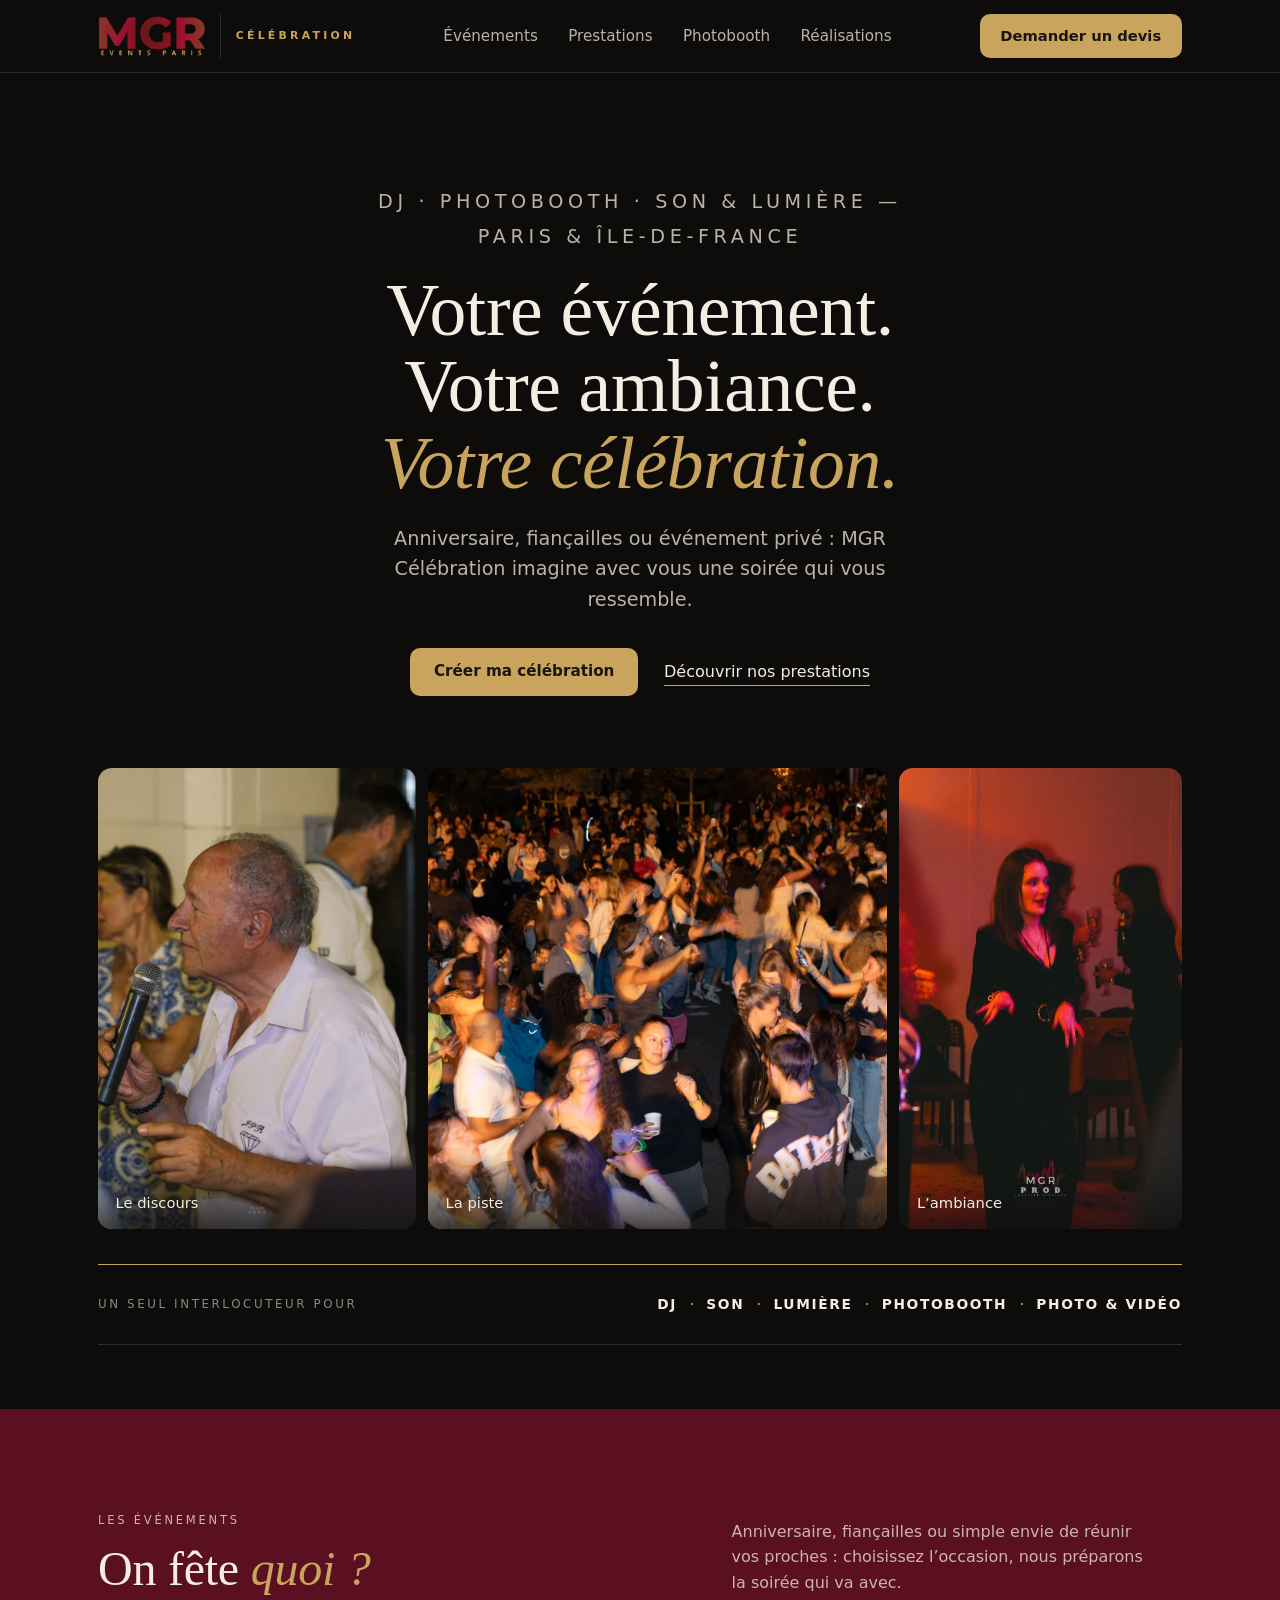
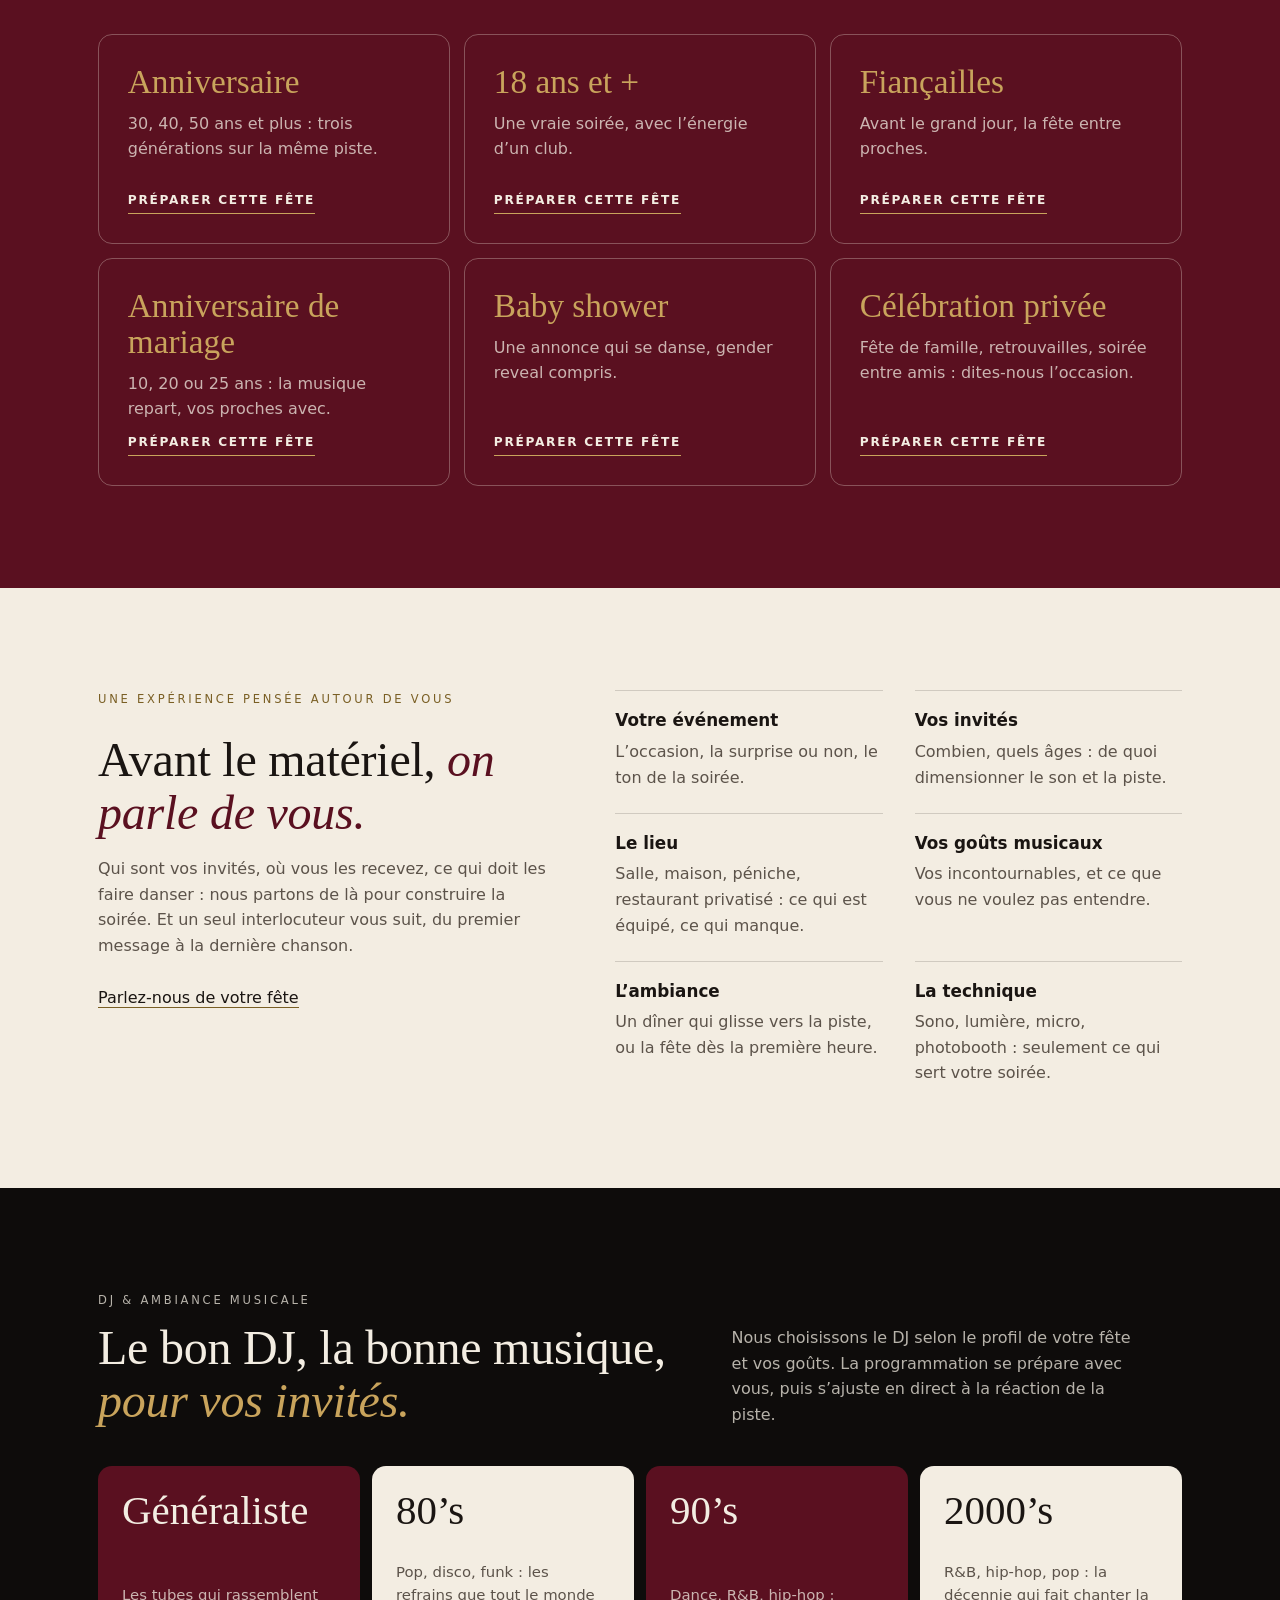
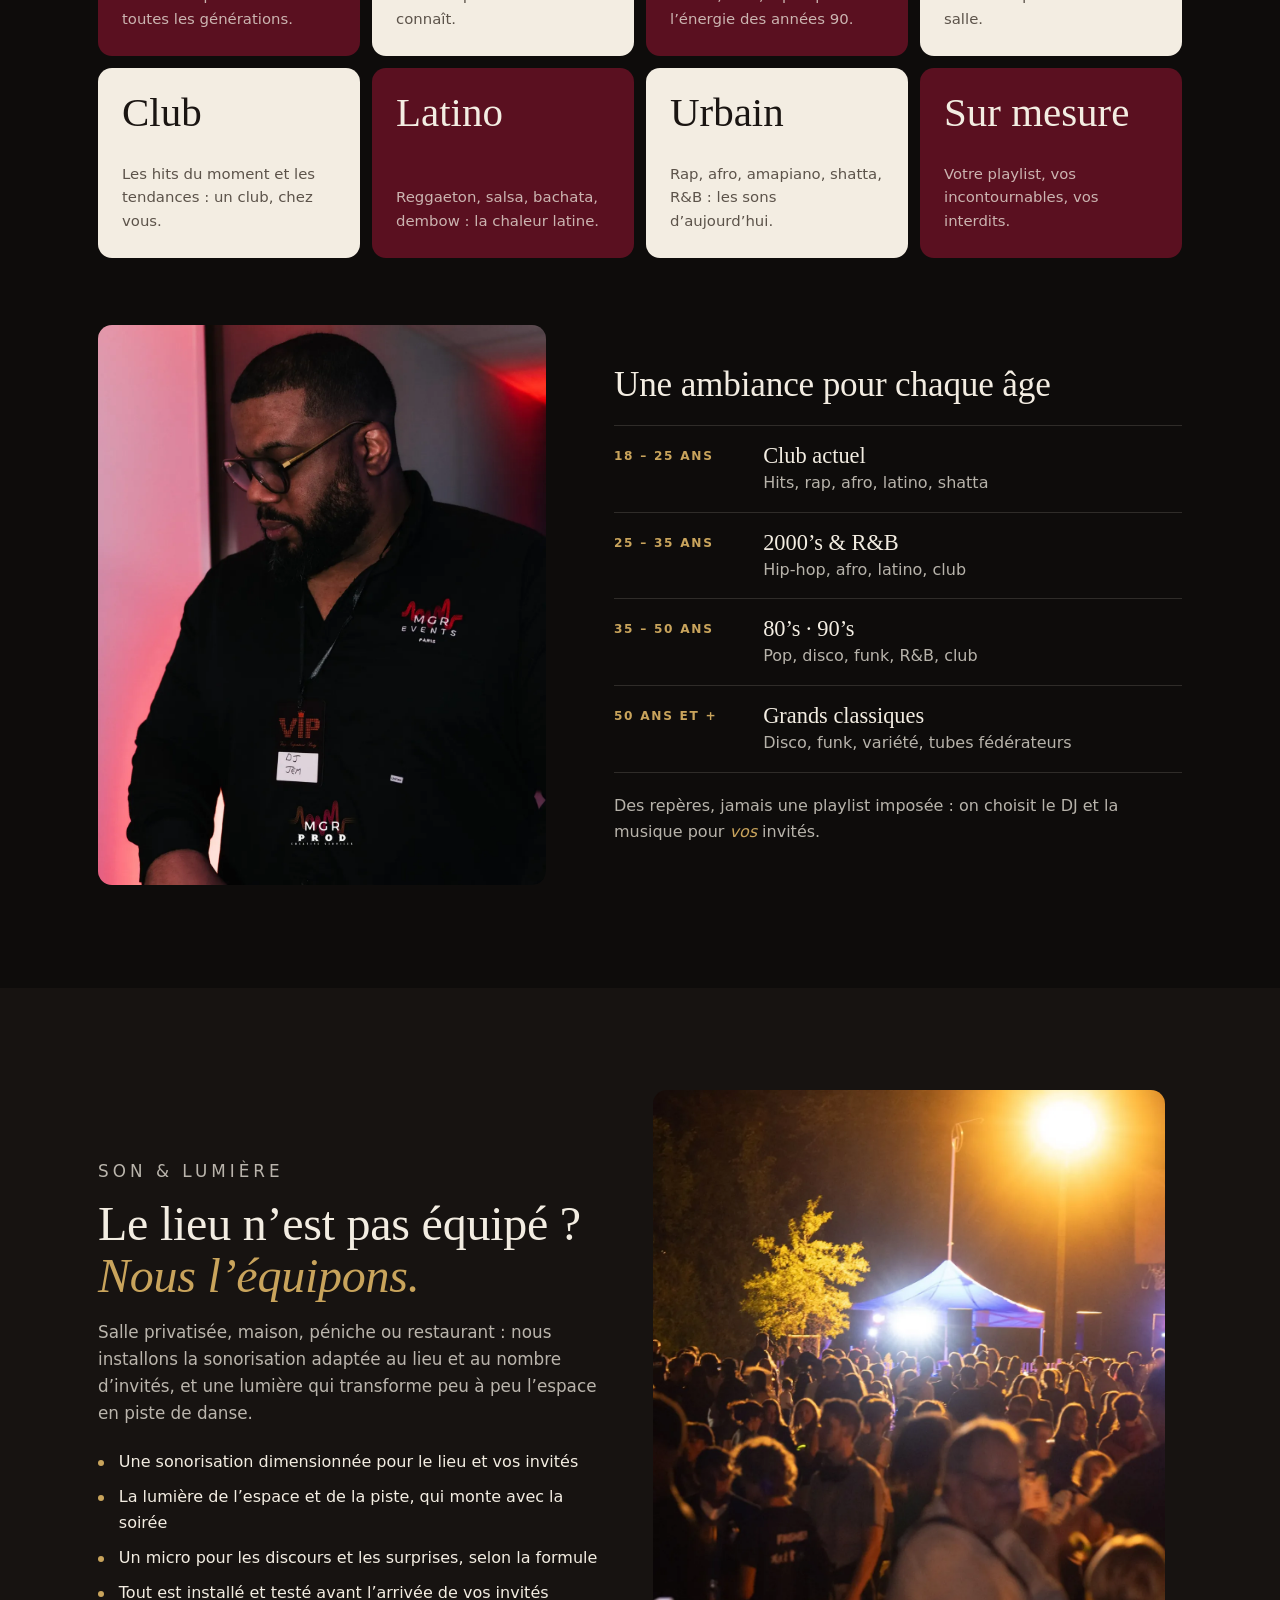
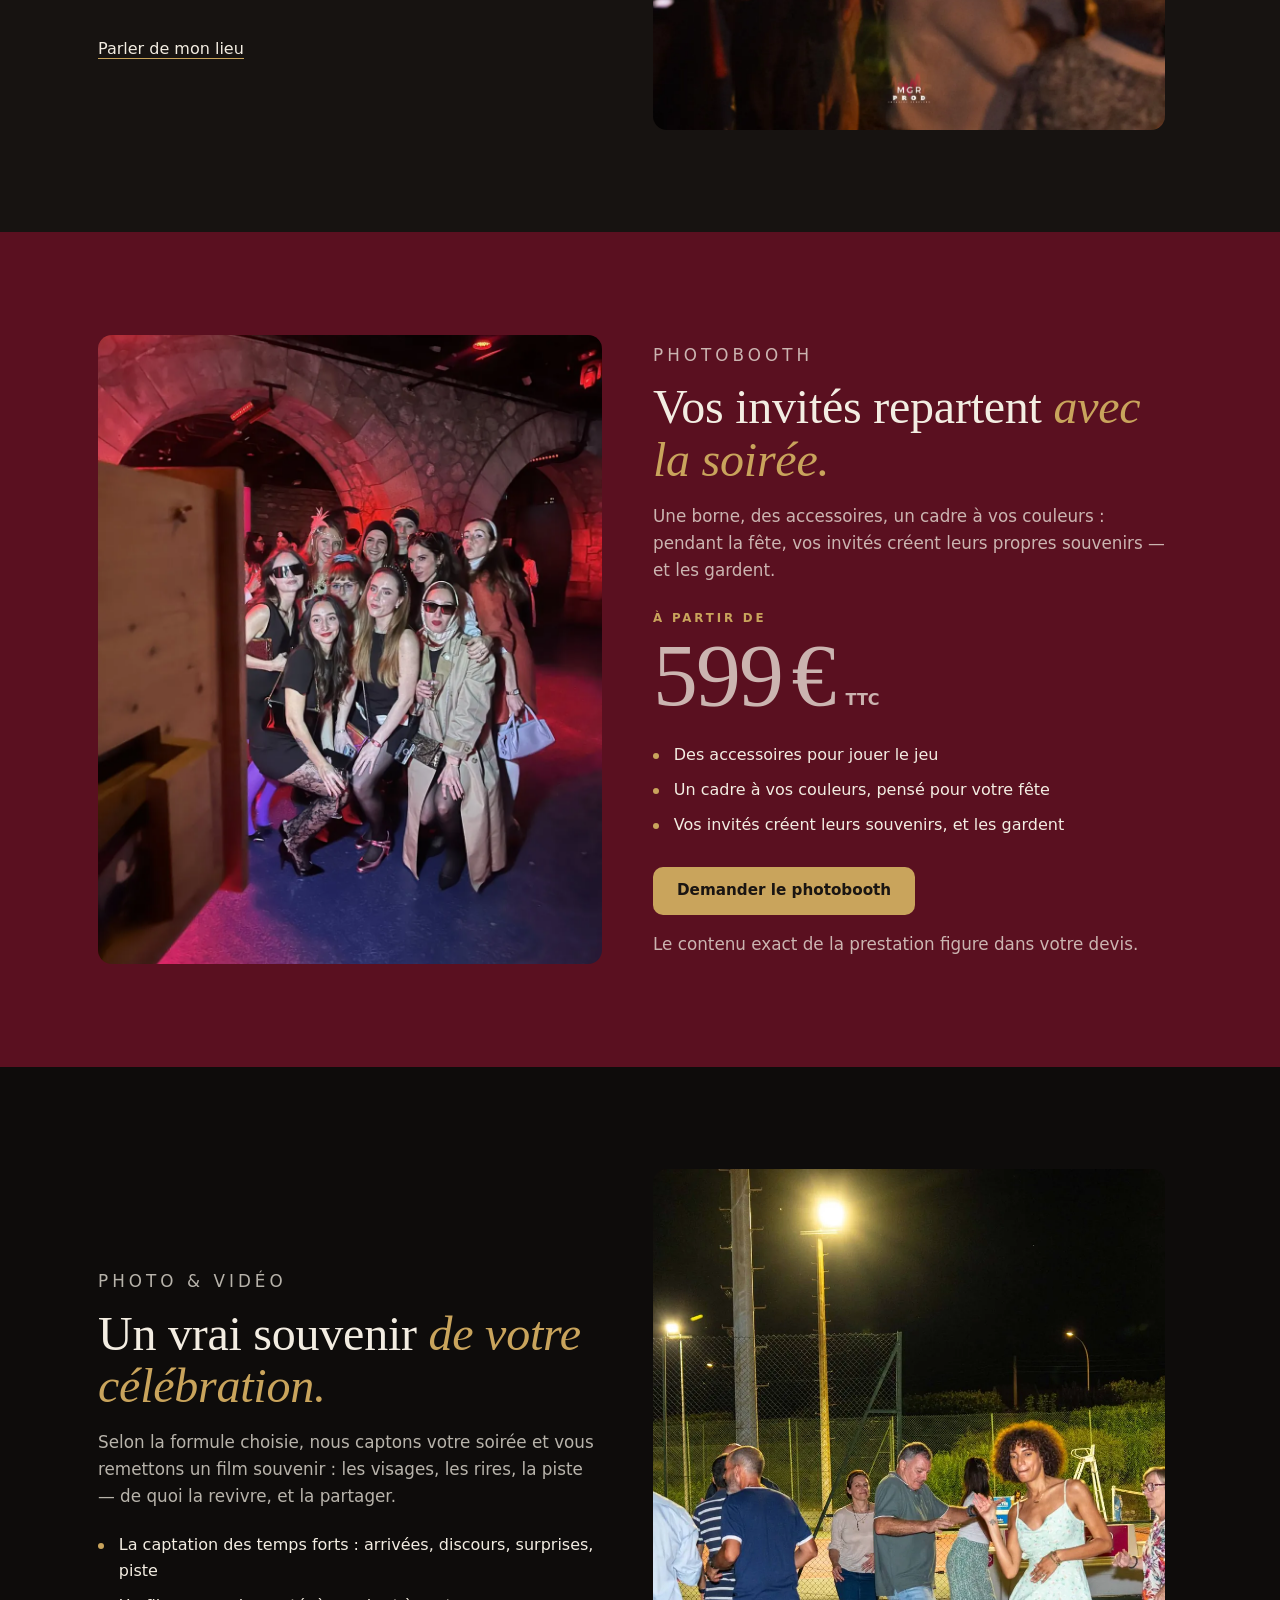
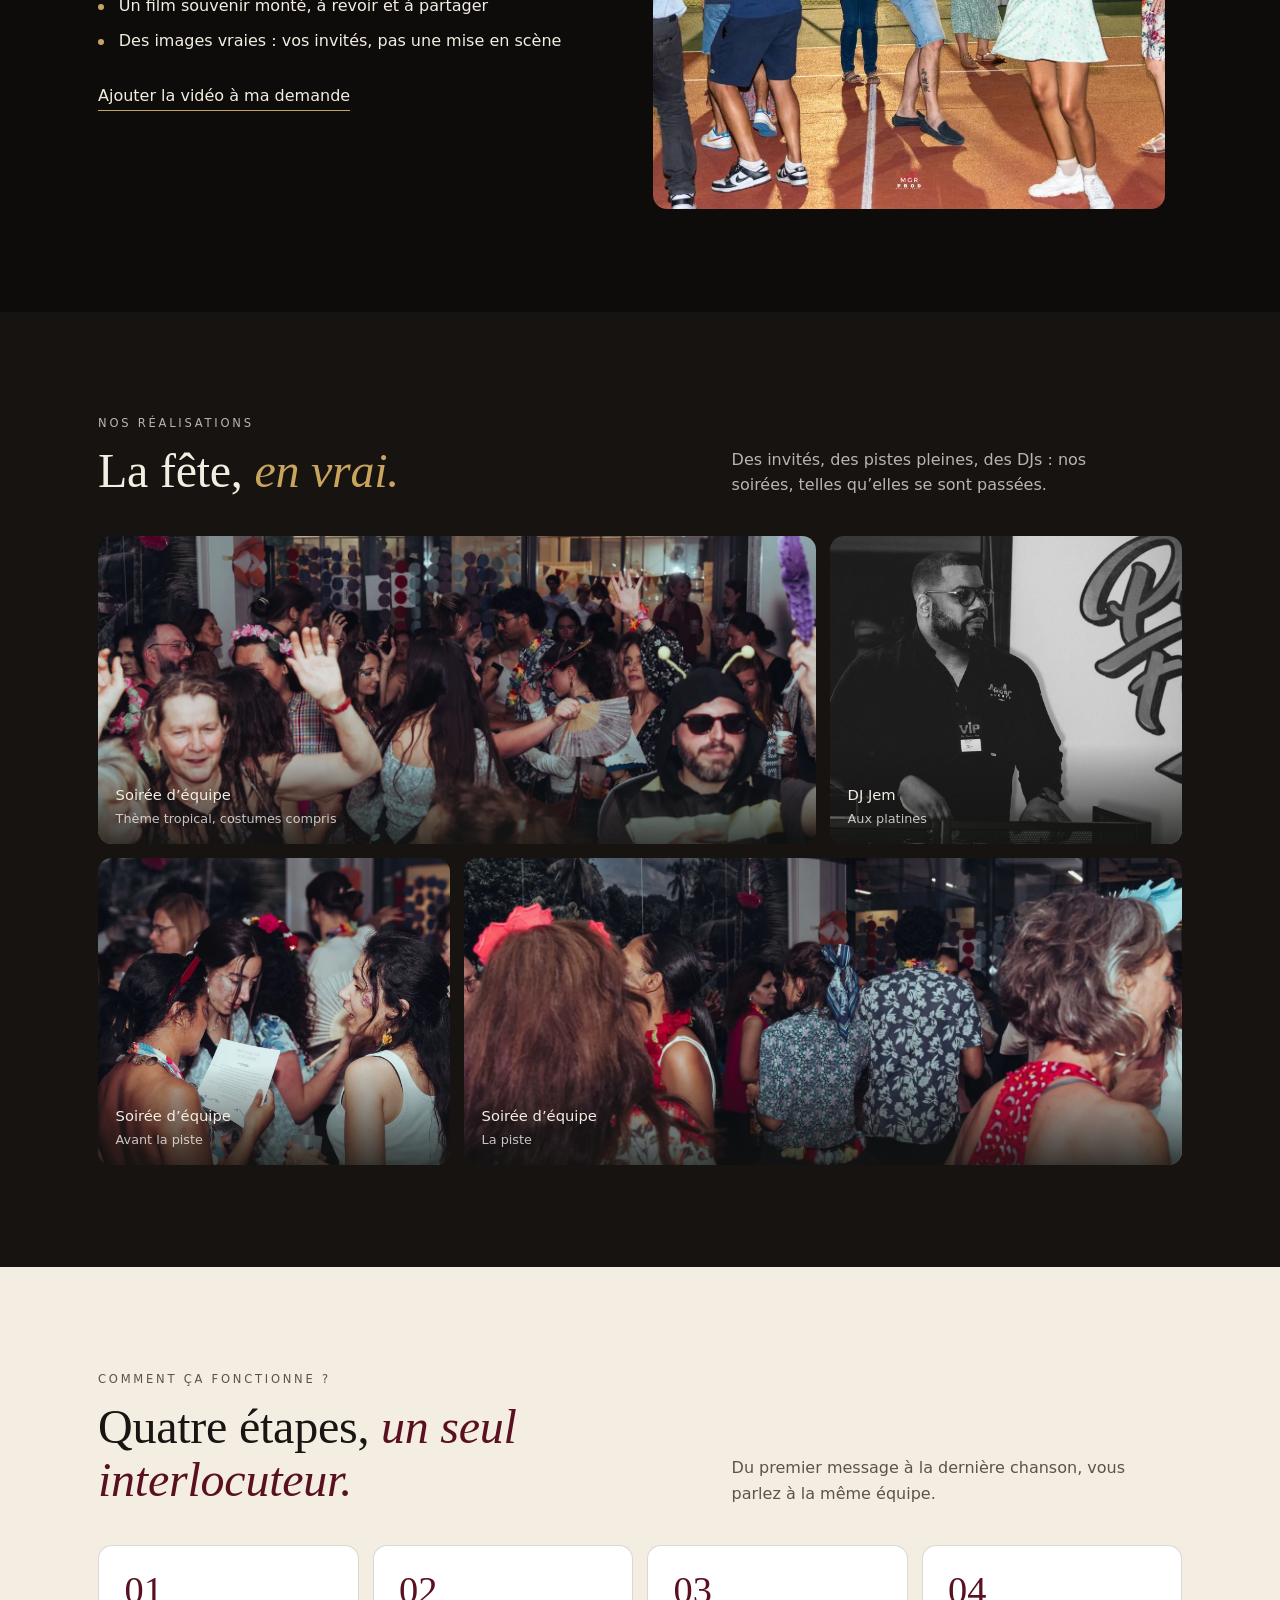
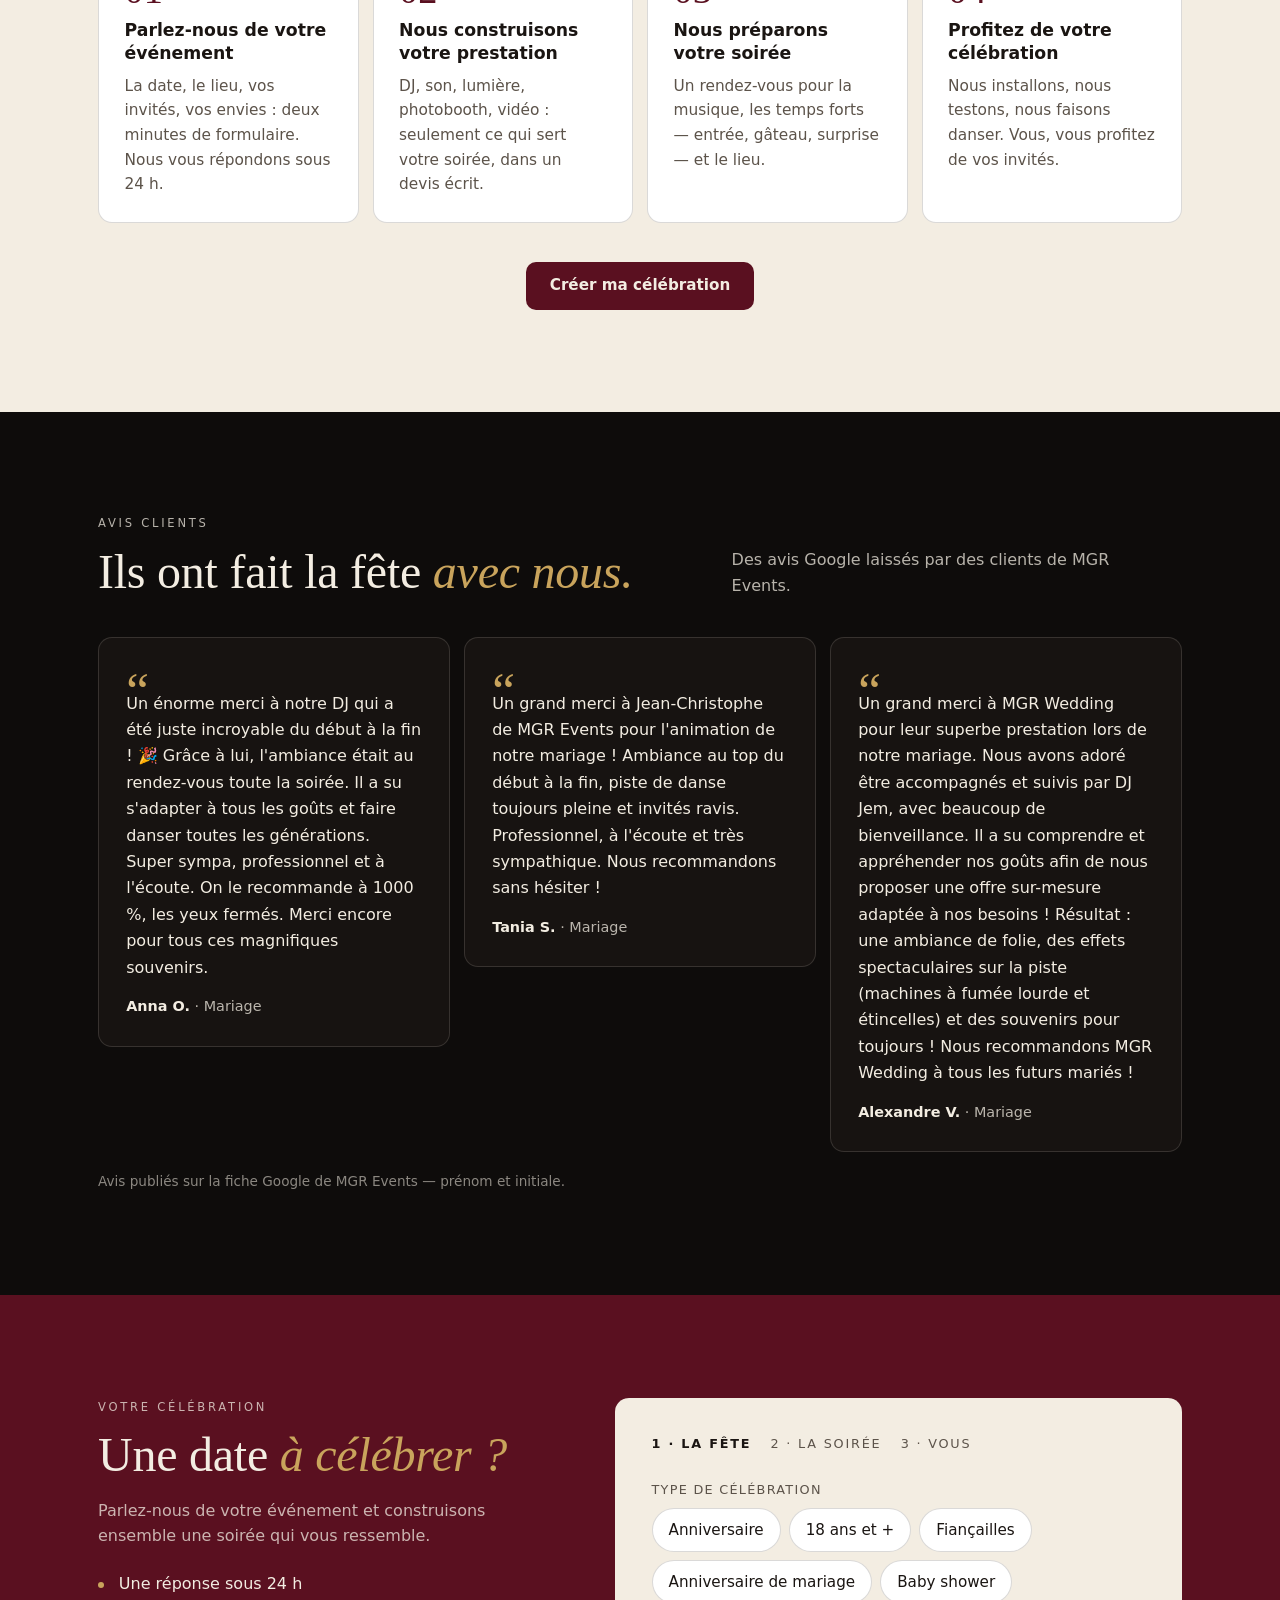
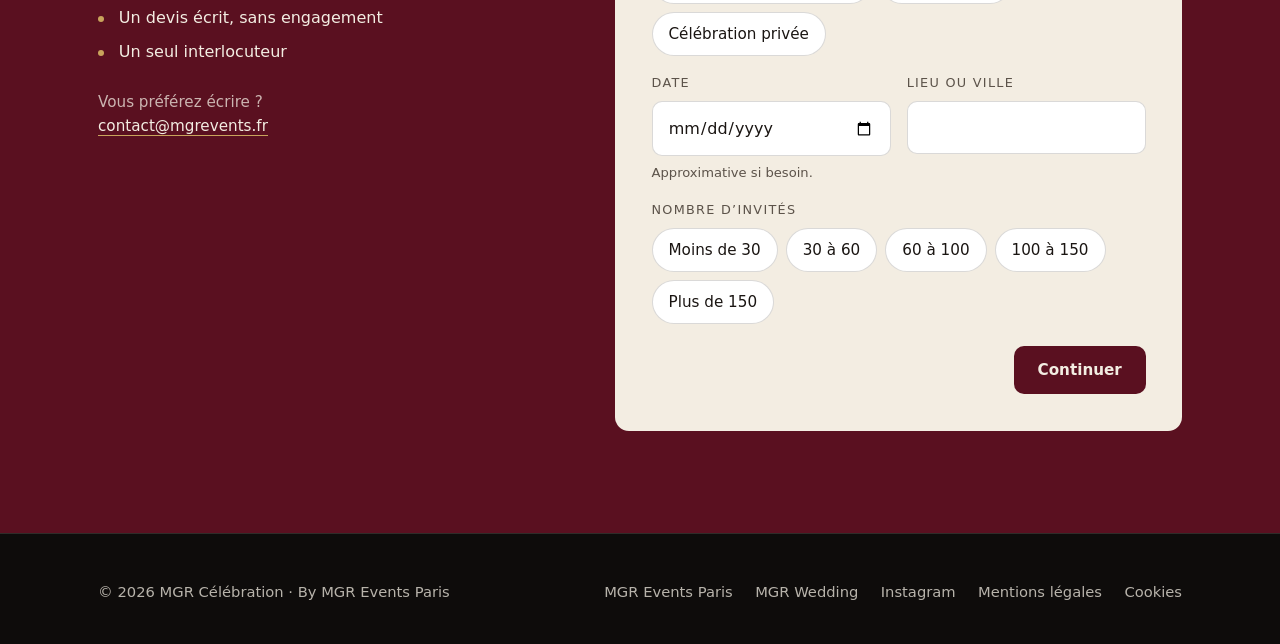
<file: celebration.html>
<!DOCTYPE html>
<html lang="fr">
<head>
<script src="assets/ads.js"></script>
<script src="assets/consent.js"></script>
<meta charset="UTF-8">
<meta http-equiv="Content-Security-Policy" content="default-src 'self'; script-src 'self' 'unsafe-inline' https://www.googletagmanager.com https://tracker.metricool.com; style-src 'self' 'unsafe-inline' https://fonts.googleapis.com; font-src 'self' https://fonts.gstatic.com; img-src 'self' data: https:; connect-src 'self' https://mgrevents.fr https://www.mgrevents.fr https://planniflow-4jrm.vercel.app https://spsnpknxqmogwymutvqu.supabase.co https://www.googletagmanager.com https://*.google-analytics.com https://*.analytics.google.com https://*.google.com https://*.google.fr https://googleads.g.doubleclick.net https://td.doubleclick.net https://tracker.metricool.com; frame-src 'self' https://www.youtube-nocookie.com https://www.youtube.com; frame-ancestors 'none'; base-uri 'self'; form-action 'self';">
<meta name="viewport" content="width=device-width, initial-scale=1.0">
<meta name="description" content="DJ, son, lumière, photobooth et vidéo pour votre anniversaire, vos fiançailles ou votre fête privée à Paris et en Île-de-France. MGR Célébration : un seul interlocuteur, un devis sous 24 h.">
<meta name="keywords" content="DJ anniversaire Paris, DJ anniversaire Île-de-France, DJ 18 ans, DJ années 80 90 2000, DJ club anniversaire, photobooth anniversaire, animation anniversaire, sonorisation anniversaire, MGR Célébration">
<meta name="robots" content="index, follow">
<link rel="canonical" href="https://www.mgrevents.fr/celebration">
<meta name="theme-color" content="#0E0C0B">

<meta property="og:type" content="website">
<meta property="og:url" content="https://www.mgrevents.fr/celebration">
<meta property="og:title" content="MGR Célébration — DJ, photobooth, son & lumière pour vos fêtes">
<meta property="og:description" content="Anniversaire, fiançailles ou événement privé : MGR Célébration imagine avec vous une soirée qui vous ressemble.">
<meta property="og:image" content="https://www.mgrevents.fr/assets/photos/celebration/photobooth-1.webp">
<meta property="og:locale" content="fr_FR">
<meta property="og:site_name" content="MGR Events Paris">
<meta name="twitter:card" content="summary_large_image">
<meta name="twitter:title" content="MGR Célébration — DJ, photobooth, son & lumière">
<meta name="twitter:description" content="Votre événement. Votre ambiance. Votre célébration.">
<meta name="twitter:image" content="https://www.mgrevents.fr/assets/photos/celebration/photobooth-1.webp">

<title>DJ anniversaire Paris — MGR Célébration | DJ, photobooth, son & lumière</title>
<link rel="icon" type="image/png" href="assets/favicon-mgr.png">
<link rel="apple-touch-icon" href="assets/icone-mgr-180.png">
<link rel="preconnect" href="https://fonts.googleapis.com">
<link rel="preconnect" href="https://fonts.gstatic.com" crossorigin>
<link href="https://fonts.googleapis.com/css2?family=DM+Sans:ital,opsz,wght@0,9..40,400;0,9..40,500;0,9..40,600;1,9..40,400&family=Playfair+Display:ital,wght@0,400;1,400&display=swap" rel="stylesheet">
<link rel="stylesheet" href="assets/base.css">
<link rel="stylesheet" href="assets/celebration.css">

<script type="application/ld+json">
{"@context":"https://schema.org","@type":"BreadcrumbList","itemListElement":[
  {"@type":"ListItem","position":1,"name":"Accueil","item":"https://www.mgrevents.fr/"},
  {"@type":"ListItem","position":2,"name":"Célébration","item":"https://www.mgrevents.fr/celebration"}
]}
</script>
<script type="application/ld+json">
{"@context":"https://schema.org","@type":"Service","serviceType":"DJ et animation de fêtes privées",
 "name":"MGR Célébration — DJ, photobooth, son et lumière pour anniversaires et fêtes privées",
 "url":"https://www.mgrevents.fr/celebration",
 "provider":{"@type":"LocalBusiness","name":"MGR Events Paris","url":"https://www.mgrevents.fr","email":"contact@mgrevents.fr","logo":"https://www.mgrevents.fr/assets/logo-mgr-events-carre.png"},
 "areaServed":[{"@type":"City","name":"Paris"},{"@type":"AdministrativeArea","name":"Île-de-France"}],
 "hasOfferCatalog":{"@type":"OfferCatalog","name":"Prestations MGR Célébration","itemListElement":[
   {"@type":"Offer","itemOffered":{"@type":"Service","name":"DJ pour anniversaire et fête privée"}},
   {"@type":"Offer","itemOffered":{"@type":"Service","name":"Sonorisation et éclairage"}},
   {"@type":"Offer","itemOffered":{"@type":"Service","name":"Photobooth"},"priceSpecification":{"@type":"PriceSpecification","minPrice":599,"priceCurrency":"EUR","valueAddedTaxIncluded":true}},
   {"@type":"Offer","itemOffered":{"@type":"Service","name":"Photo et vidéo souvenir"}}
 ]}}
</script>
<!-- Metricool tracker -->
<script>function loadScript(a){var b=document.getElementsByTagName("head")[0],c=document.createElement("script");c.type="text/javascript",c.src="https://tracker.metricool.com/resources/be.js",c.onreadystatechange=a,c.onload=a,b.appendChild(c)}loadScript(function(){beTracker.t({hash:"8d1f10810f195f7e1658da39485729d4"})});</script>
</head>
<body>
<a class="skip" href="#evenements">Aller au contenu</a>

<header class="nav">
  <div class="wrap">
    <!-- La marque mère à gauche, l'univers à côté : comme sur les flyers
         Célébration (logo MGR Events Paris, « Célébration » en or). -->
    <div class="marque">
      <a href="/" class="logo" aria-label="MGR Events Paris — accueil"><img src="assets/logo-mgr-events.webp" alt="" width="313" height="116"></a>
      <a href="/celebration" class="univers-nom" aria-current="page">Célébration</a>
    </div>
    <nav class="nav-liens" aria-label="Navigation principale">
      <a href="#evenements">Événements</a>
      <a href="#prestations">Prestations</a>
      <a href="#photobooth">Photobooth</a>
      <a href="#realisations">Réalisations</a>
    </nav>
    <a href="#devis" class="nav-cta">Demander un devis</a>
    <button class="burger" type="button" aria-expanded="false" aria-controls="navMobile" aria-label="Ouvrir le menu"><span></span></button>
  </div>
  <div class="nav-mobile" id="navMobile">
    <a href="#evenements">Événements</a>
    <a href="#prestations">Prestations</a>
    <a href="#photobooth">Photobooth</a>
    <a href="#realisations">Réalisations</a>
    <a href="#comment">Comment ça marche</a>
    <a href="#devis" class="nav-cta">Demander mon devis</a>
  </div>
</header>

<main>
  <!-- ── Premier écran ────────────────────────────────────────────────── -->
  <section class="hero" aria-labelledby="titre-hero">
    <div class="wrap">
      <div class="hero-texte">
        <p class="eyebrow" id="heroTag"></p>
        <h1 id="titre-hero"></h1>
        <p id="heroSub"></p>
        <div class="hero-actions">
          <a href="#devis" class="btn btn-or">Créer ma célébration</a>
          <a href="#prestations" class="btn-ligne">Découvrir nos prestations</a>
        </div>
      </div>
      <div class="hero-photos" id="heroPhotos"></div>
      <div class="interlocuteur">
        <p>Un seul interlocuteur pour</p>
        <ul id="prestationsListe"></ul>
      </div>
    </div>
  </section>

  <!-- ── 1. Les événements ────────────────────────────────────────────── -->
  <section class="sec surface-fete" id="evenements" aria-labelledby="titre-evenements">
    <div class="wrap">
      <div class="sec-tete">
        <div>
          <p class="eyebrow">Les événements</p>
          <h2 id="titre-evenements">On fête <em>quoi ?</em></h2>
        </div>
        <p>Anniversaire, fiançailles ou simple envie de réunir vos proches : choisissez l’occasion, nous préparons la soirée qui va avec.</p>
      </div>
      <div class="occasions" id="occasions"></div>
    </div>
  </section>

  <!-- ── 2. Une expérience pensée autour de vous ──────────────────────── -->
  <section class="sec surface-claire" id="experience" aria-labelledby="titre-experience">
    <div class="wrap experience">
      <div class="experience-intro">
        <p class="eyebrow">Une expérience pensée autour de vous</p>
        <h2 id="titre-experience">Avant le matériel, <em>on parle de vous.</em></h2>
        <p>Qui sont vos invités, où vous les recevez, ce qui doit les faire danser : nous partons de là pour construire la soirée. Et un seul interlocuteur vous suit, du premier message à la dernière chanson.</p>
        <a href="#devis" class="btn-ligne">Parlez-nous de votre fête</a>
      </div>
      <ul class="experience-liste" id="experienceListe"></ul>
    </div>
  </section>

  <!-- ── 3 à 6. Les prestations ───────────────────────────────────────── -->
  <div id="prestations">
    <section class="sec" id="dj" aria-labelledby="titre-dj">
      <div class="wrap">
        <div class="sec-tete">
          <div>
            <p class="eyebrow">DJ & ambiance musicale</p>
            <h2 id="titre-dj">Le bon DJ, la bonne musique, <em>pour vos invités.</em></h2>
          </div>
          <p>Nous choisissons le DJ selon le profil de votre fête et vos goûts. La programmation se prépare avec vous, puis s’ajuste en direct à la réaction de la piste.</p>
        </div>
        <ul class="univers" id="univers" aria-label="Univers musicaux"></ul>
        <div class="ages-grille">
          <figure class="photo"><img id="djPhoto" src="" alt="" loading="lazy"></figure>
          <div class="ages">
            <h3>Une ambiance pour chaque âge</h3>
            <dl id="ages"></dl>
            <p class="note">Des repères, jamais une playlist imposée : on choisit le DJ et la musique pour <em>vos</em> invités.</p>
          </div>
        </div>
      </div>
    </section>

    <section class="sec surface-sombre" id="son-lumiere" aria-labelledby="titre-son">
      <div class="wrap duo">
        <div class="duo-texte">
          <p class="eyebrow">Son & lumière</p>
          <h2 id="titre-son">Le lieu n’est pas équipé ? <em>Nous l’équipons.</em></h2>
          <p>Salle privatisée, maison, péniche ou restaurant : nous installons la sonorisation adaptée au lieu et au nombre d’invités, et une lumière qui transforme peu à peu l’espace en piste de danse.</p>
          <ul class="points" id="sonPoints"></ul>
          <a href="#devis" class="btn-ligne">Parler de mon lieu</a>
        </div>
        <figure class="photo duo-photo"><img id="sonPhoto" src="" alt="" loading="lazy"></figure>
      </div>
    </section>

    <!-- Le photobooth, mis en avant : la seule prestation affichée avec son prix. -->
    <section class="sec surface-fete" id="photobooth" aria-labelledby="titre-photobooth">
      <div class="wrap duo">
        <figure class="photo duo-photo"><img id="pbPhoto" src="" alt="" loading="lazy"></figure>
        <div class="duo-texte">
          <p class="eyebrow">Photobooth</p>
          <h2 id="titre-photobooth">Vos invités repartent <em>avec la soirée.</em></h2>
          <p>Une borne, des accessoires, un cadre à vos couleurs : pendant la fête, vos invités créent leurs propres souvenirs — et les gardent.</p>
          <p class="prix"><span class="prix-de">À partir de</span><span class="prix-montant" id="pbPrix"></span><span class="prix-mention" id="pbMention"></span></p>
          <ul class="points" id="pbPoints"></ul>
          <div class="duo-actions">
            <button type="button" class="btn btn-or" data-prestation="Photobooth">Demander le photobooth</button>
          </div>
          <p class="note-petite">Le contenu exact de la prestation figure dans votre devis.</p>
        </div>
      </div>
    </section>

    <section class="sec" id="photo-video" aria-labelledby="titre-video">
      <div class="wrap duo">
        <div class="duo-texte">
          <p class="eyebrow">Photo & vidéo</p>
          <h2 id="titre-video">Un vrai souvenir <em>de votre célébration.</em></h2>
          <p>Selon la formule choisie, nous captons votre soirée et vous remettons un film souvenir : les visages, les rires, la piste — de quoi la revivre, et la partager.</p>
          <ul class="points" id="pvPoints"></ul>
          <div class="duo-actions">
            <button type="button" class="btn-ligne" data-prestation="Photo & vidéo">Ajouter la vidéo à ma demande</button>
          </div>
        </div>
        <figure class="photo duo-photo"><img id="pvPhoto" src="" alt="" loading="lazy"></figure>
      </div>
    </section>
  </div>

  <!-- ── 7. Nos réalisations ──────────────────────────────────────────── -->
  <section class="sec surface-sombre" id="realisations" aria-labelledby="titre-real">
    <div class="wrap">
      <div class="sec-tete">
        <div>
          <p class="eyebrow">Nos réalisations</p>
          <h2 id="titre-real">La fête, <em>en vrai.</em></h2>
        </div>
        <p>Des invités, des pistes pleines, des DJs : nos soirées, telles qu’elles se sont passées.</p>
      </div>
      <div class="mosaique" id="mosaique"></div>
    </div>
  </section>

  <!-- ── 8. Comment ça fonctionne ? ───────────────────────────────────── -->
  <section class="sec surface-claire" id="comment" aria-labelledby="titre-comment">
    <div class="wrap">
      <div class="sec-tete">
        <div>
          <p class="eyebrow">Comment ça fonctionne ?</p>
          <h2 id="titre-comment">Quatre étapes, <em>un seul interlocuteur.</em></h2>
        </div>
        <p>Du premier message à la dernière chanson, vous parlez à la même équipe.</p>
      </div>
      <ol class="deroule" id="deroule"></ol>
      <div class="centre"><a href="#devis" class="btn btn-bordeaux">Créer ma célébration</a></div>
    </div>
  </section>

  <!-- ── 9. Avis clients ──────────────────────────────────────────────── -->
  <section class="sec" id="avis" aria-labelledby="titre-avis">
    <div class="wrap">
      <div class="sec-tete">
        <div>
          <p class="eyebrow">Avis clients</p>
          <h2 id="titre-avis">Ils ont fait la fête <em>avec nous.</em></h2>
        </div>
        <p>Des avis Google laissés par des clients de MGR Events.</p>
      </div>
      <div class="avis" id="avisListe"></div>
      <p class="source" id="avisSource"></p>
    </div>
  </section>

  <!-- ── 10. Une date à célébrer ? Le devis ───────────────────────────── -->
  <section class="sec surface-fete" id="devis" aria-labelledby="titre-devis">
    <div class="wrap projet-grille">
      <div class="projet-intro">
        <p class="eyebrow">Votre célébration</p>
        <h2 id="titre-devis">Une date <em>à célébrer ?</em></h2>
        <p>Parlez-nous de votre événement et construisons ensemble une soirée qui vous ressemble.</p>
        <ul class="garanties">
          <li>Une réponse sous 24 h</li>
          <li>Un devis écrit, sans engagement</li>
          <li>Un seul interlocuteur</li>
        </ul>
        <address>Vous préférez écrire ?<br><a href="mailto:contact@mgrevents.fr">contact@mgrevents.fr</a></address>
      </div>

      <div class="carte-form" id="carteForm">
        <div class="etapes" aria-hidden="true">
          <span id="etapeA" aria-current="step">1 · La fête</span>
          <span id="etapeB">2 · La soirée</span>
          <span id="etapeC">3 · Vous</span>
        </div>
        <p class="rappel" id="rappel" aria-live="polite" hidden></p>

        <form id="formDevis" novalidate>
          <!-- Étape 1 : la fête -->
          <div class="etape" id="etape1">
            <fieldset class="champ">
              <legend>Type de célébration</legend>
              <div class="choix" id="choixOccasion"></div>
              <p class="erreur" id="errOccasion">Choisissez l’occasion.</p>
            </fieldset>
            <div class="deux">
              <div class="champ">
                <label for="fDate">Date</label>
                <input id="fDate" name="date" type="date" required aria-describedby="aideDate errDate">
                <p class="aide" id="aideDate">Approximative si besoin.</p>
                <p class="erreur" id="errDate">Indiquez une date, même approximative.</p>
              </div>
              <div class="champ">
                <label for="fLieu">Lieu ou ville</label>
                <input id="fLieu" name="lieu" type="text" maxlength="120" autocomplete="address-level2" required aria-describedby="errLieu">
                <p class="erreur" id="errLieu">Indiquez la ville ou le lieu.</p>
              </div>
            </div>
            <fieldset class="champ">
              <legend>Nombre d’invités</legend>
              <div class="choix" id="choixInvites"></div>
              <p class="erreur" id="errInvites">Indiquez le nombre d’invités, même approximatif.</p>
            </fieldset>
            <div class="form-actions">
              <span></span>
              <button type="button" class="btn btn-bordeaux" id="suivant1">Continuer</button>
            </div>
          </div>

          <!-- Étape 2 : la soirée -->
          <div class="etape" id="etape2" hidden>
            <fieldset class="champ">
              <legend>Prestations recherchées <small>plusieurs choix possibles</small></legend>
              <div class="choix" id="choixPrestations"></div>
              <p class="erreur" id="errPrestations">Choisissez au moins une prestation.</p>
            </fieldset>
            <fieldset class="champ">
              <legend>Univers musical <small>facultatif</small></legend>
              <div class="choix" id="choixUnivers"></div>
            </fieldset>
            <div class="champ">
              <label for="fMessage">Votre fête en quelques mots <small>facultatif</small></label>
              <textarea id="fMessage" name="message" maxlength="1200" placeholder="Une surprise prévue, un thème, un titre incontournable…"></textarea>
            </div>
            <div class="form-actions">
              <button type="button" class="retour" id="retour2">Retour</button>
              <button type="button" class="btn btn-bordeaux" id="suivant2">Continuer</button>
            </div>
          </div>

          <!-- Étape 3 : les coordonnées -->
          <div class="etape" id="etape3" hidden>
            <div class="deux">
              <div class="champ"><label for="fPrenom">Prénom</label><input id="fPrenom" name="prenom" type="text" maxlength="50" autocomplete="given-name" required aria-describedby="errPrenom"><p class="erreur" id="errPrenom">Votre prénom est nécessaire.</p></div>
              <div class="champ"><label for="fNom">Nom</label><input id="fNom" name="nom" type="text" maxlength="50" autocomplete="family-name" required aria-describedby="errNom"><p class="erreur" id="errNom">Votre nom est nécessaire.</p></div>
            </div>
            <div class="deux">
              <div class="champ"><label for="fEmail">E-mail</label><input id="fEmail" name="email" type="email" maxlength="254" autocomplete="email" required aria-describedby="errEmail"><p class="erreur" id="errEmail">Un e-mail valide, pour vous répondre.</p></div>
              <div class="champ"><label for="fTel">Téléphone <small>facultatif</small></label><input id="fTel" name="tel" type="tel" maxlength="20" autocomplete="tel"></div>
            </div>
            <input type="text" name="website" tabindex="-1" autocomplete="off" aria-hidden="true" style="position:absolute;left:-9999px;width:1px;height:1px;opacity:0">

            <p class="erreur" id="errEnvoi">L’envoi n’a pas abouti. Réessayez, ou écrivez-nous directement à contact@mgrevents.fr.</p>
            <div class="form-actions">
              <button type="button" class="retour" id="retour3">Retour</button>
              <button type="submit" class="btn btn-bordeaux" id="envoyer">Demander mon devis</button>
            </div>
            <p class="form-note">Vos coordonnées servent uniquement à vous répondre — jamais partagées.</p>
          </div>
        </form>

        <div class="merci" id="merci" hidden tabindex="-1">
          <h3>Demande envoyée.</h3>
          <p>Merci — nous revenons vers vous sous 24 h avec une proposition.</p>
        </div>
      </div>
    </div>
  </section>
</main>

<footer>
  <div class="wrap">
    <div>© <span id="annee"></span> MGR Célébration · <a href="/">By MGR Events Paris</a></div>
    <nav aria-label="Pied de page">
      <a href="/">MGR Events Paris</a>
      <a href="/mariage">MGR Wedding</a>
      <a href="https://instagram.com/mgr.events" target="_blank" rel="noopener">Instagram</a>
      <a href="/mentions.html">Mentions légales</a>
      <a href="/mentions.html#cookies" data-cookies>Cookies</a>
    </nav>
  </div>
</footer>

<!-- Le devis à portée de pouce : sur téléphone et tablette, le bouton du
     header passe dans le menu — cette barre prend le relais dès qu'on a
     quitté le premier écran, et s'efface quand le formulaire est là. -->
<div class="barre-devis" id="barreDevis" aria-hidden="true">
  <a href="#devis" class="btn btn-or" tabindex="-1">Demander mon devis</a>
</div>

<script src="config.js"></script>
<script>
(function () {
  const C = SITE_CONFIG, P = C.celebrationPage;
  const $ = (s) => document.querySelector(s);
  const esc = (v) => String(v ?? '').replace(/[&<>"']/g, c => ({ '&': '&amp;', '<': '&lt;', '>': '&gt;', '"': '&quot;', "'": '&#39;' }[c]));
  const photo = (src, alt, legende = '', extra = '', attrs = 'loading="lazy"') =>
    `<figure class="photo ${extra}"><img src="${esc(src)}" alt="${esc(alt)}" ${attrs}>${legende ? `<figcaption>${legende}</figcaption>` : ''}</figure>`;
  const puces = (items) => (items || []).map(x => `<li>${esc(x)}</li>`).join('');
  const image = (sel, src, alt) => { const i = $(sel); i.src = src; i.alt = alt || ''; };
  const reduit = matchMedia('(prefers-reduced-motion: reduce)').matches;

  // ── Premier écran ─────────────────────────────────────────────────────
  $('#heroTag').textContent = P.hero.eyebrow;
  $('#titre-hero').innerHTML = P.hero.title;
  $('#heroSub').textContent = P.hero.subtitle;
  // Au-dessus de la ligne de flottaison : aucune photo en différé, la
  // grande (au centre) en priorité.
  $('#heroPhotos').innerHTML = (P.hero.photos || []).map((p, i) =>
    photo(p.src, p.legende, esc(p.legende), '', i === 1 ? 'fetchpriority="high"' : '')).join('');
  $('#prestationsListe').innerHTML = (P.prestations || []).map(p =>
    `<li><a href="${esc(p.cible)}">${esc(p.label)}</a></li>`).join('');
  $('#annee').textContent = new Date().getFullYear();

  // ── 1. Les événements : une carte = une occasion, cochée au clic ──────
  const evenements = P.evenements || [];
  $('#occasions').innerHTML = evenements.map(e =>
    `<a class="occasion" href="#devis" data-occasion="${esc(e.id)}"><b>${esc(e.titre)}</b><span>${esc(e.texte)}</span><small>Préparer cette fête</small></a>`).join('');

  // ── 2. L'expérience ───────────────────────────────────────────────────
  $('#experienceListe').innerHTML = (P.experience || []).map(x =>
    `<li><b>${esc(x.titre)}</b><span>${esc(x.texte)}</span></li>`).join('');

  // ── 3. DJ & ambiance ──────────────────────────────────────────────────
  $('#univers').innerHTML = (P.dj.univers || []).map(u =>
    `<li><b>${esc(u.titre)}</b><span>${esc(u.texte)}</span></li>`).join('');
  $('#ages').innerHTML = (P.dj.ages || []).map(a =>
    `<div><dt>${esc(a.age)}</dt><dd><b>${esc(a.ambiance)}</b>${esc(a.detail)}</dd></div>`).join('');
  image('#djPhoto', P.dj.photo, P.dj.alt);

  // ── 4 à 6. Son & lumière, photobooth, photo & vidéo ───────────────────
  image('#sonPhoto', P.sonLumiere.photo, P.sonLumiere.alt);
  $('#sonPoints').innerHTML = puces(P.sonLumiere.points);
  image('#pbPhoto', P.photobooth.photo, P.photobooth.alt);
  $('#pbPrix').textContent = P.photobooth.prix;
  $('#pbMention').textContent = P.photobooth.mention || '';
  $('#pbPoints').innerHTML = puces(P.photobooth.points);
  image('#pvPhoto', P.photoVideo.photo, P.photoVideo.alt);
  $('#pvPoints').innerHTML = puces(P.photoVideo.points);

  // ── 7. Réalisations : photos, ou vidéos courtes muettes ───────────────
  $('#mosaique').innerHTML = (P.realisations || []).map(r => {
    const alt = [r.lieu, r.legende].filter(Boolean).join(' — ');
    const legende = `${esc(r.lieu)}${r.legende ? `<span>${esc(r.legende)}</span>` : ''}`;
    const large = r.format === 'large' ? 'large' : '';
    if (!r.video) return photo(r.photo, alt, legende, large);
    return `<figure class="photo ${large}"><video src="${esc(r.video)}" ${r.photo ? `poster="${esc(r.photo)}"` : ''} muted loop playsinline preload="none" aria-label="${esc(alt)}"></video><figcaption>${legende}</figcaption></figure>`;
  }).join('');
  // Une vidéo ne tourne qu'à l'écran, jamais en fond. Mouvement réduit :
  // elle attend qu'on appuie sur lecture.
  const videos = [...document.querySelectorAll('.mosaique video')];
  if (videos.length && !reduit && 'IntersectionObserver' in window) {
    const iov = new IntersectionObserver(es => es.forEach(en => {
      if (en.isIntersecting) en.target.play().catch(() => {}); else en.target.pause();
    }), { threshold: .4 });
    videos.forEach(v => iov.observe(v));
  } else videos.forEach(v => { v.controls = true; });

  // ── 8. Comment ça fonctionne ──────────────────────────────────────────
  $('#deroule').innerHTML = (P.etapes || []).map(e =>
    `<li><b>${esc(e.titre)}</b><p>${esc(e.texte)}</p></li>`).join('');

  // ── 9. Avis : un nom renvoie à l'avis Google repris sur /mariage ──────
  const tous = (C.weddingPage && C.weddingPage.testimonials) || [];
  const avis = (P.avis || []).map(a => (typeof a === 'string' ? tous.find(t => t.name === a) : a)).filter(a => a && a.quote);
  $('#avisListe').innerHTML = avis.map(t =>
    `<figure class="temoin"><blockquote>${esc(t.quote)}</blockquote><figcaption><b>${esc(t.name)}</b> · ${esc(t.event)}</figcaption></figure>`).join('');
  $('#avisSource').textContent = P.avisSource || '';
  // Sans avis, pas de section vide.
  $('#avis').hidden = avis.length === 0;

  // ── 10. Le formulaire : trois étapes, état conservé ───────────────────
  const form = $('#formDevis');
  const choix = (nom, type, valeurs) => (valeurs || []).map(v =>
    `<label><input type="${type}" name="${nom}" value="${esc(v)}"><span>${esc(v)}</span></label>`).join('');
  $('#choixOccasion').innerHTML = choix('occasion', 'radio', evenements.map(e => e.titre));
  $('#choixInvites').innerHTML = choix('invites', 'radio', P.formulaire.invites);
  $('#choixPrestations').innerHTML = choix('prestations', 'checkbox', P.formulaire.prestations);
  $('#choixUnivers').innerHTML = choix('univers', 'checkbox', (P.dj.univers || []).map(u => u.titre));
  const coches = (nom) => [...form.querySelectorAll(`input[name="${nom}"]:checked`)].map(i => i.value);
  const premier = (nom) => form.querySelector(`input[name="${nom}"]`);

  // Pas de date passée : la date du jour, à l'heure de Paris du visiteur.
  const maintenant = new Date();
  const aujourdhui = new Date(maintenant.getTime() - maintenant.getTimezoneOffset() * 60000).toISOString().slice(0, 10);
  $('#fDate').min = aujourdhui;

  function montrerEtape(n) {
    ['#etape1', '#etape2', '#etape3'].forEach((s, i) => { $(s).hidden = i !== n - 1; });
    ['#etapeA', '#etapeB', '#etapeC'].forEach((s, i) => {
      if (i === n - 1) $(s).setAttribute('aria-current', 'step'); else $(s).removeAttribute('aria-current');
    });
  }
  // Une erreur se lit à côté du champ concerné, jamais en haut du formulaire.
  function signaler(champ, err, mauvais) {
    if (champ) champ.setAttribute('aria-invalid', mauvais ? 'true' : 'false');
    $('#' + err).classList.toggle('visible', mauvais);
    return !mauvais;
  }
  const effacer = (err) => () => $('#' + err).classList.remove('visible');
  form.addEventListener('change', e => {
    const n = e.target.name;
    if (n === 'occasion') effacer('errOccasion')();
    if (n === 'invites') effacer('errInvites')();
    if (n === 'prestations') effacer('errPrestations')();
  });
  ['fDate', 'fLieu', 'fPrenom', 'fNom', 'fEmail'].forEach(id => $('#' + id).addEventListener('input', e => e.target.removeAttribute('aria-invalid')));

  // Ce qui arrive déjà coché depuis la page, dit une fois en tête du formulaire.
  function rappeler(texte) { const r = $('#rappel'); r.textContent = texte; r.hidden = false; }
  function cocher(nom, valeur) {
    const i = form.querySelector(`input[name="${nom}"][value="${CSS.escape(valeur)}"]`);
    if (!i) return false;
    i.checked = true; i.dispatchEvent(new Event('change', { bubbles: true }));
    return true;
  }
  function allerAuDevis() {
    montrerEtape(1);
    $('#devis').scrollIntoView({ behavior: reduit ? 'auto' : 'smooth' });
  }
  document.querySelectorAll('.occasion').forEach(a => a.addEventListener('click', () => {
    const e = evenements.find(x => x.id === a.dataset.occasion);
    if (e && cocher('occasion', e.titre)) { montrerEtape(1); rappeler(`Occasion choisie : ${e.titre}.`); }
  }));
  document.querySelectorAll('[data-prestation]').forEach(b => b.addEventListener('click', () => {
    if (cocher('prestations', b.dataset.prestation)) rappeler(`${b.dataset.prestation} ajouté à votre demande.`);
    allerAuDevis();
  }));
  // Les campagnes arrivent avec l'occasion : /celebration?occasion=18-ans.
  const q = new URLSearchParams(location.search);
  const venue = evenements.find(e => e.id === q.get('occasion'));
  if (venue) cocher('occasion', venue.titre);

  $('#suivant1').addEventListener('click', () => {
    const date = $('#fDate').value;
    $('#errDate').textContent = date && date < aujourdhui ? 'Choisissez une date à venir.' : 'Indiquez une date, même approximative.';
    const ok = [
      signaler(null, 'errOccasion', !coches('occasion').length),
      signaler($('#fDate'), 'errDate', !date || date < aujourdhui),
      signaler($('#fLieu'), 'errLieu', !$('#fLieu').value.trim()),
      signaler(null, 'errInvites', !coches('invites').length),
    ];
    if (!ok[0]) return premier('occasion').focus();
    if (!ok[1]) return $('#fDate').focus();
    if (!ok[2]) return $('#fLieu').focus();
    if (!ok[3]) return premier('invites').focus();
    montrerEtape(2); premier('prestations').focus();
  });
  $('#suivant2').addEventListener('click', () => {
    if (!signaler(null, 'errPrestations', !coches('prestations').length)) return premier('prestations').focus();
    montrerEtape(3); $('#fPrenom').focus();
  });
  $('#retour2').addEventListener('click', () => { montrerEtape(1); $('#suivant1').focus(); });
  $('#retour3').addEventListener('click', () => { montrerEtape(2); $('#suivant2').focus(); });

  // LA ROUTE : /api/send-contact, servie par PlanniFlow (catch-all), la même
  // que le formulaire de l'accueil. Elle n'accepte que sa liste de types —
  // « Célébration » n'y est pas : la demande part en « Événement privé »,
  // et le détail de la fête ouvre le message, que lit l'équipe.
  const TYPE_ROUTE = 'Booking DJ — Événement privé';
  // LA CONVERSION GOOGLE ADS : le même événement que la demande de devis
  // mariage (PlanniFlow, lib/ads.mjs → EVENEMENT_DEVIS), pour que l'action
  // de conversion déjà configurée compte aussi ces demandes. Valeur : le
  // panier moyen visé pour une fête (1 300 € TTC, offre Anniversaires du
  // 20 septembre 2026) — une valeur de modélisation, pas une vente.
  const CONVERSION = 'ads_conversion_Demande_de_devis_1';
  const VALEUR_DEMANDE = 1300;
  const dateFr = (v) => v.split('-').reverse().join('/');

  form.addEventListener('submit', async e => {
    e.preventDefault();
    const ok = [
      signaler($('#fPrenom'), 'errPrenom', !$('#fPrenom').value.trim()),
      signaler($('#fNom'), 'errNom', !$('#fNom').value.trim()),
      signaler($('#fEmail'), 'errEmail', !/^[^\s@]+@[^\s@]+\.[^\s@]+$/.test($('#fEmail').value.trim())),
    ].every(Boolean);
    if (!ok) { form.querySelector('[aria-invalid="true"]').focus(); return; }
    const fini = () => { form.hidden = true; $('.etapes').hidden = true; $('#rappel').hidden = true; $('#merci').hidden = false; $('#merci').focus(); };
    if (form.website.value) return fini(); // robot : on remercie sans envoyer

    const btn = $('#envoyer'); btn.disabled = true; btn.textContent = 'Envoi…';
    $('#errEnvoi').classList.remove('visible');
    const lignes = [
      'Demande MGR Célébration — mgrevents.fr/celebration',
      '',
      'Célébration : ' + coches('occasion').join(', '),
      'Date : ' + dateFr($('#fDate').value),
      'Lieu : ' + $('#fLieu').value.trim(),
      'Invités : ' + coches('invites').join(', '),
      'Prestations : ' + coches('prestations').join(', '),
      'Univers musical : ' + (coches('univers').join(', ') || 'à définir ensemble'),
    ];
    const provenance = ['utm_source', 'utm_medium', 'utm_campaign'].map(k => q.get(k)).filter(Boolean);
    if (provenance.length) lignes.push('Provenance : ' + provenance.join(' / '));
    if ($('#fMessage').value.trim()) lignes.push('', $('#fMessage').value.trim());
    try {
      const r = await fetch('/api/send-contact', {
        method: 'POST', headers: { 'Content-Type': 'application/json' },
        body: JSON.stringify({
          prenom: $('#fPrenom').value.trim(), nom: $('#fNom').value.trim(), email: $('#fEmail').value.trim(),
          tel: $('#fTel').value.trim(), type: TYPE_ROUTE, message: lignes.join('\n').slice(0, 2000), website: form.website.value,
        }),
      });
      if (!r.ok) {
        const corps = await r.json().catch(() => ({}));
        throw new Error(r.status === 429 && corps.error ? corps.error : '');
      }
      fini();
      // La demande est partie : la mesure ne doit rien pouvoir y changer.
      try { if (typeof window.mgrConversion === 'function') window.mgrConversion(CONVERSION, { value: VALEUR_DEMANDE, currency: 'EUR' }); } catch (_) {}
    } catch (err) {
      $('#errEnvoi').textContent = err.message || 'L’envoi n’a pas abouti. Réessayez, ou écrivez-nous directement à contact@mgrevents.fr.';
      $('#errEnvoi').classList.add('visible');
      btn.disabled = false; btn.textContent = 'Demander mon devis';
    }
  });

  // ── Menu mobile ───────────────────────────────────────────────────────
  const burger = $('.burger'), menu = $('#navMobile');
  burger.addEventListener('click', () => { const o = !menu.classList.contains('ouvert'); menu.classList.toggle('ouvert', o); burger.setAttribute('aria-expanded', o); burger.setAttribute('aria-label', o ? 'Fermer le menu' : 'Ouvrir le menu'); });
  menu.querySelectorAll('a').forEach(a => a.addEventListener('click', () => { menu.classList.remove('ouvert'); burger.setAttribute('aria-expanded', 'false'); burger.setAttribute('aria-label', 'Ouvrir le menu'); }));

  if ('IntersectionObserver' in window) {
    // Lien courant : les quatre prestations allument « Prestations ».
    const liens = [...document.querySelectorAll('.nav-liens a')];
    const lien = { dj: 'prestations', 'son-lumiere': 'prestations', 'photo-video': 'prestations' };
    const io = new IntersectionObserver(es => es.forEach(en => {
      if (!en.isIntersecting) return;
      const id = lien[en.target.id] || en.target.id;
      liens.forEach(a => a.toggleAttribute('aria-current', a.getAttribute('href') === '#' + id));
    }), { rootMargin: '-40% 0px -55% 0px' });
    ['evenements', 'experience', 'dj', 'son-lumiere', 'photobooth', 'photo-video', 'realisations', 'comment', 'avis', 'devis']
      .forEach(id => io.observe(document.getElementById(id)));

    // La barre du bas : hors du premier écran, et loin du formulaire.
    const barre = $('#barreDevis'), lienBarre = barre.querySelector('a');
    let dansHero = true, dansDevis = false;
    const majBarre = () => {
      const on = !dansHero && !dansDevis;
      barre.classList.toggle('visible', on);
      barre.setAttribute('aria-hidden', on ? 'false' : 'true');
      lienBarre.tabIndex = on ? 0 : -1;
    };
    new IntersectionObserver(([en]) => { dansHero = en.isIntersecting; majBarre(); }).observe($('.hero'));
    new IntersectionObserver(([en]) => { dansDevis = en.isIntersecting; majBarre(); }, { rootMargin: '0px 0px -25% 0px' }).observe($('#devis'));

    // Les blocs apparaissent en douceur au défilement, une seule fois.
    // Mouvement réduit : tout est là d'emblée.
    if (!reduit) {
      document.documentElement.classList.add('js-reveal');
      const blocs = document.querySelectorAll('.sec-tete, .occasions, .experience, .univers, .ages-grille, .duo, .mosaique, .deroule, .avis, .projet-grille');
      const ior = new IntersectionObserver(es => es.forEach(en => {
        if (en.isIntersecting) { en.target.classList.add('vu'); ior.unobserve(en.target); }
      }), { rootMargin: '0px 0px -8% 0px' });
      blocs.forEach(b => { b.setAttribute('data-reveal', ''); ior.observe(b); });
    }
  }
})();
</script>
</body>
</html>
</file>
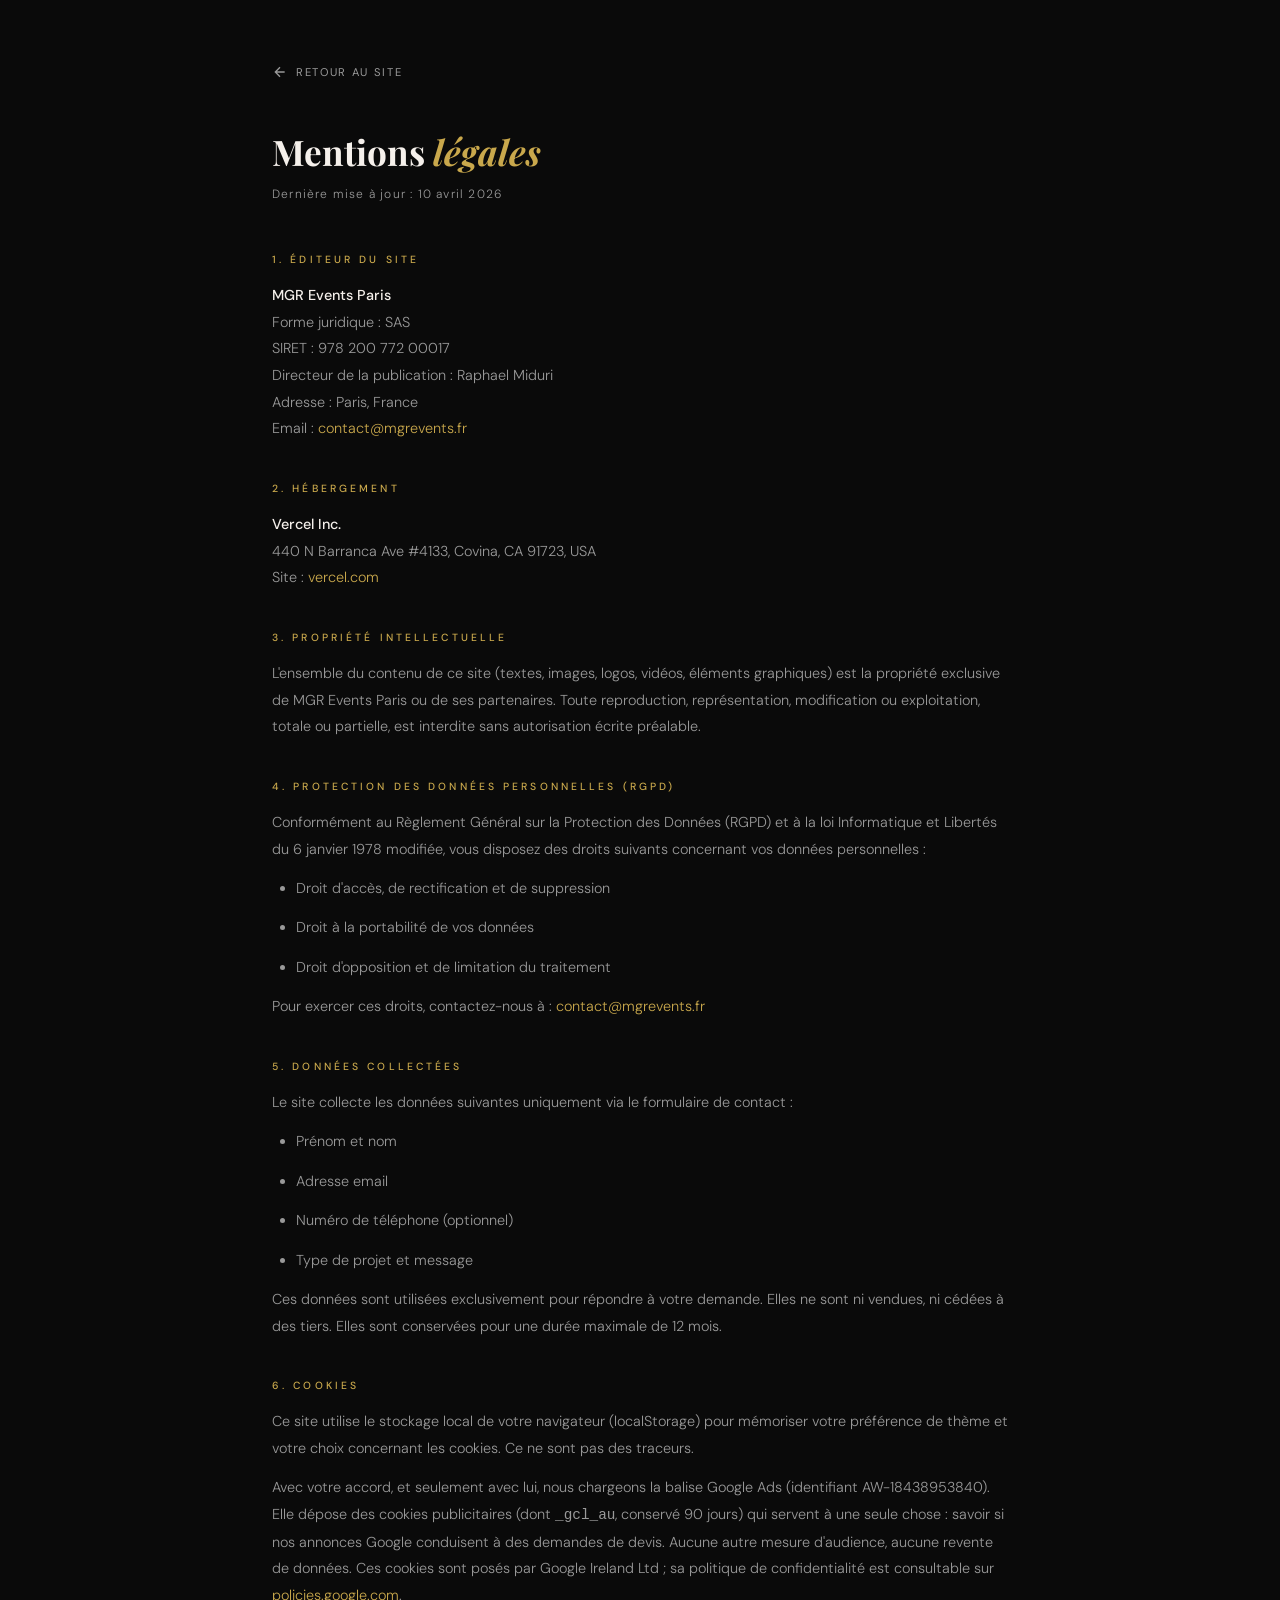
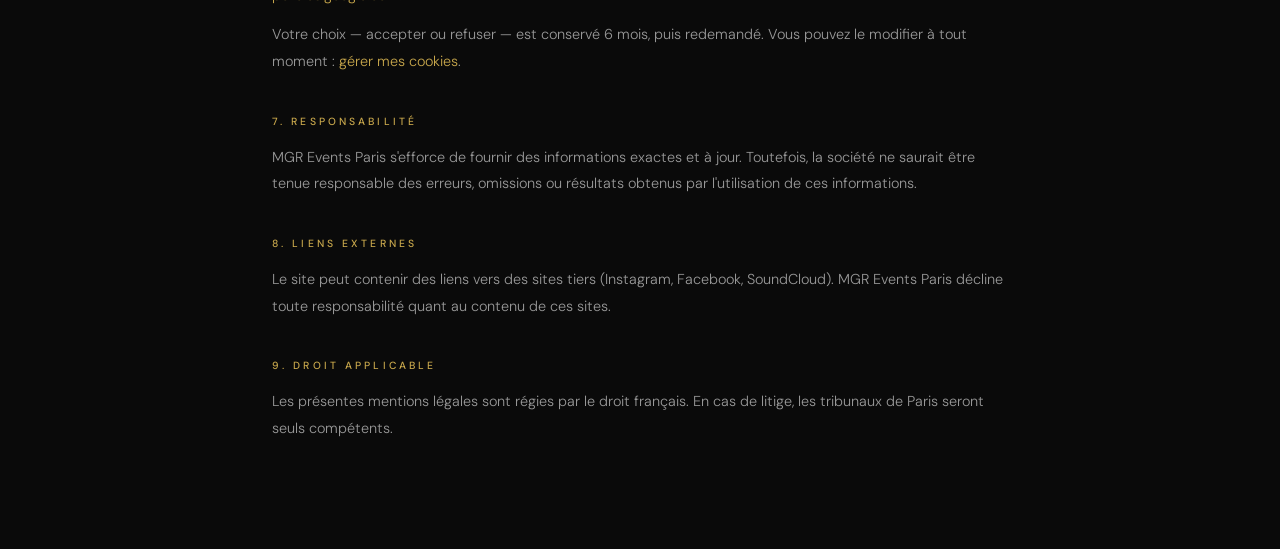
<file: mentions.html>
<!DOCTYPE html>
<html lang="fr">
<head>
<script src="assets/ads.js"></script>
<script src="assets/consent.js"></script>
<meta charset="UTF-8">
<meta name="viewport" content="width=device-width, initial-scale=1.0">
<meta name="robots" content="noindex, nofollow">
<title>Mentions légales — MGR Events Paris</title>
<link rel="icon" type="image/png" href="assets/favicon-mgr.png">
<link rel="apple-touch-icon" href="assets/icone-mgr-180.png">
<link href="https://fonts.googleapis.com/css2?family=DM+Sans:wght@300;400;500;700&family=Playfair+Display:wght@400;700&display=swap" rel="stylesheet">
<style>
*{margin:0;padding:0;box-sizing:border-box}
:root{--noir:#0A0A0A;--blanc:#F5F0EB;--or:#C9A84C;--gris-texte:#999}
body{background:var(--noir);color:var(--blanc);font-family:'DM Sans',sans-serif;-webkit-font-smoothing:antialiased}
.container{max-width:800px;margin:0 auto;padding:4rem 2rem 6rem}
.back{display:inline-flex;align-items:center;gap:.5rem;font-size:.7rem;letter-spacing:.15em;text-transform:uppercase;color:var(--gris-texte);text-decoration:none;margin-bottom:3rem;transition:color .3s}
.back:hover{color:var(--or)}
.back svg{width:16px;height:16px}
h1{font-family:'Playfair Display',serif;font-size:2.2rem;margin-bottom:.5rem}
h1 em{font-style:italic;color:var(--or)}
.date{font-size:.75rem;color:var(--gris-texte);margin-bottom:3rem;letter-spacing:.1em}
h2{font-size:.65rem;letter-spacing:.3em;text-transform:uppercase;color:var(--or);margin:2.5rem 0 1rem;font-weight:500}
p,li{font-size:.9rem;color:var(--gris-texte);line-height:1.85;font-weight:300;margin-bottom:.8rem}
ul{padding-left:1.5rem}
a{color:var(--or);text-decoration:none}
a:hover{text-decoration:underline}
strong{color:var(--blanc);font-weight:500}
</style>
<!-- Metricool tracker -->
<script>function loadScript(a){var b=document.getElementsByTagName("head")[0],c=document.createElement("script");c.type="text/javascript",c.src="https://tracker.metricool.com/resources/be.js",c.onreadystatechange=a,c.onload=a,b.appendChild(c)}loadScript(function(){beTracker.t({hash:"8d1f10810f195f7e1658da39485729d4"})});</script>
</head>
<body>
<div class="container">
  <a href="/" class="back"><svg viewBox="0 0 24 24" fill="none" stroke="currentColor" stroke-width="2"><path d="M19 12H5m7-7l-7 7 7 7"/></svg> Retour au site</a>

  <h1>Mentions <em>légales</em></h1>
  <p class="date">Dernière mise à jour : 10 avril 2026</p>

  <h2>1. Éditeur du site</h2>
  <p><strong>MGR Events Paris</strong><br>
  Forme juridique : SAS<br>
  SIRET : 978 200 772 00017<br>
  Directeur de la publication : Raphael Miduri<br>
  Adresse : Paris, France<br>
  Email : <a href="mailto:contact@mgrevents.fr">contact@mgrevents.fr</a></p>

  <h2>2. Hébergement</h2>
  <p><strong>Vercel Inc.</strong><br>
  440 N Barranca Ave #4133, Covina, CA 91723, USA<br>
  Site : <a href="https://vercel.com" target="_blank">vercel.com</a></p>

  <h2>3. Propriété intellectuelle</h2>
  <p>L'ensemble du contenu de ce site (textes, images, logos, vidéos, éléments graphiques) est la propriété exclusive de MGR Events Paris ou de ses partenaires. Toute reproduction, représentation, modification ou exploitation, totale ou partielle, est interdite sans autorisation écrite préalable.</p>

  <h2>4. Protection des données personnelles (RGPD)</h2>
  <p>Conformément au Règlement Général sur la Protection des Données (RGPD) et à la loi Informatique et Libertés du 6 janvier 1978 modifiée, vous disposez des droits suivants concernant vos données personnelles :</p>
  <ul>
    <li>Droit d'accès, de rectification et de suppression</li>
    <li>Droit à la portabilité de vos données</li>
    <li>Droit d'opposition et de limitation du traitement</li>
  </ul>
  <p>Pour exercer ces droits, contactez-nous à : <a href="mailto:contact@mgrevents.fr">contact@mgrevents.fr</a></p>

  <h2>5. Données collectées</h2>
  <p>Le site collecte les données suivantes uniquement via le formulaire de contact :</p>
  <ul>
    <li>Prénom et nom</li>
    <li>Adresse email</li>
    <li>Numéro de téléphone (optionnel)</li>
    <li>Type de projet et message</li>
  </ul>
  <p>Ces données sont utilisées exclusivement pour répondre à votre demande. Elles ne sont ni vendues, ni cédées à des tiers. Elles sont conservées pour une durée maximale de 12 mois.</p>

  <h2 id="cookies">6. Cookies</h2>
  <p>Ce site utilise le stockage local de votre navigateur (localStorage) pour mémoriser votre préférence de thème et votre choix concernant les cookies. Ce ne sont pas des traceurs.</p>
  <p>Avec votre accord, et seulement avec lui, nous chargeons la balise Google Ads (identifiant AW-18438953840). Elle dépose des cookies publicitaires (dont <code>_gcl_au</code>, conservé 90 jours) qui servent à une seule chose : savoir si nos annonces Google conduisent à des demandes de devis. Aucune autre mesure d'audience, aucune revente de données. Ces cookies sont posés par Google Ireland Ltd ; sa politique de confidentialité est consultable sur <a href="https://policies.google.com/privacy?hl=fr" target="_blank" rel="noopener">policies.google.com</a>.</p>
  <p>Votre choix — accepter ou refuser — est conservé 6 mois, puis redemandé. Vous pouvez le modifier à tout moment : <a href="#cookies" data-cookies>gérer mes cookies</a>.</p>

  <h2>7. Responsabilité</h2>
  <p>MGR Events Paris s'efforce de fournir des informations exactes et à jour. Toutefois, la société ne saurait être tenue responsable des erreurs, omissions ou résultats obtenus par l'utilisation de ces informations.</p>

  <h2>8. Liens externes</h2>
  <p>Le site peut contenir des liens vers des sites tiers (Instagram, Facebook, SoundCloud). MGR Events Paris décline toute responsabilité quant au contenu de ces sites.</p>

  <h2>9. Droit applicable</h2>
  <p>Les présentes mentions légales sont régies par le droit français. En cas de litige, les tribunaux de Paris seront seuls compétents.</p>
</div>
</body>
</html>
</file>
<file: assets/base.css>
/* assets/base.css — LA BASE GRAPHIQUE DU SITE, partagée par l'accueil et
   /mariage. Extraite telle quelle de index.html : largeur, header, boutons,
   typographie, sections, mosaïque, fiches DJ, formulaire, pied de page.
   Une page qui change de palette redéfinit les variables de :root dans son
   propre fichier (assets/wedding.css) — elle ne réécrit pas ces règles. */
/* ═══════════════════════════════════════════════════════════════════════
   DIRECTION ESTHÉTIQUE — cf. brief « Direction esthétique du site MGR ».
   Noir profond, or discret, titres à empattements. Surfaces claires pour
   lire et saisir. Pas d'effet de verre, pas de dégradé décoratif, pas
   d'animation permanente : la qualité vient des espacements, des
   alignements et des cadrages.
   ═══════════════════════════════════════════════════════════════════════ */
*,*::before,*::after{margin:0;padding:0;box-sizing:border-box}
:root{
  --fond:#111210; --fond-2:#181916;
  --or:#C7AC72; --or-fonce:#A88E58;
  --clair:#F5F4EF; --clair-2:#ECEAE3;
  --encre:#20211E; --encre-2:#5D5E58;
  --texte:#F5F4EF; --texte-2:rgba(245,244,239,.72); --texte-3:rgba(245,244,239,.5);
  --bord:rgba(245,244,239,.14); --bord-clair:rgba(32,33,30,.16);
  --erreur:#B4432F;
  --serif:'Playfair Display',Georgia,'Times New Roman',serif;
  --sans:'DM Sans',system-ui,-apple-system,sans-serif;
  --wrap:1180px; --gout:clamp(20px,4vw,48px);
  --rayon:14px; --rayon-s:10px;
  --t:.18s ease;
  /* L'action principale de la page, pour les composants partagés qui ne
     connaissent pas le thème (le bandeau cookies, assets/consent.js) :
     ici l'or, sur /mariage l'encre. */
  --action-fond:var(--or); --action-texte:var(--encre);
}
html{scroll-behavior:smooth;-webkit-text-size-adjust:100%}
body{background:var(--fond);color:var(--texte);font-family:var(--sans);font-size:16px;line-height:1.6;-webkit-font-smoothing:antialiased;overflow-x:clip}
img{display:block;max-width:100%;height:auto}
a{color:inherit;text-decoration:none}
button{font:inherit;color:inherit;background:none;border:0;cursor:pointer}
ul{list-style:none}
fieldset{border:0;min-width:0}
:focus-visible{outline:2px solid var(--or);outline-offset:3px;border-radius:4px}
.surface-claire :focus-visible{outline-color:var(--encre)}
section{scroll-margin-top:84px}
.wrap{max-width:var(--wrap);margin:0 auto;padding:0 var(--gout)}
h1,h2,h3{font-family:var(--serif);font-weight:400;line-height:1.1;letter-spacing:-.005em}
h1 em,h2 em{font-style:italic;color:var(--or)}
.eyebrow{font-size:.72rem;letter-spacing:.24em;text-transform:uppercase;color:var(--or);font-weight:500}
.surface-claire .eyebrow{color:var(--or-fonce)}
.sr-only{position:absolute;width:1px;height:1px;overflow:hidden;clip:rect(0 0 0 0);white-space:nowrap}
.skip{position:absolute;left:12px;top:-60px;background:var(--or);color:var(--encre);padding:.6rem 1rem;border-radius:8px;z-index:200;font-weight:600}
.skip:focus{top:12px}

/* ── Boutons : deux niveaux, pas plus ─────────────────────────────────── */
.btn{display:inline-flex;align-items:center;justify-content:center;gap:.5rem;min-height:48px;padding:0 1.5rem;border-radius:var(--rayon-s);font-weight:600;font-size:.95rem;line-height:1;transition:background var(--t),color var(--t),border-color var(--t)}
.btn-or{background:var(--or);color:var(--encre)}
.btn-or:hover{background:#D4BB85}
.btn-encre{background:var(--encre);color:var(--clair)}
.btn-encre:hover{background:#33342F}
.btn-ligne{color:var(--texte);border-bottom:1px solid var(--or);border-radius:0;padding:0;min-height:0;line-height:1.7}
.btn-ligne:hover{color:var(--or)}
.surface-claire .btn-ligne{color:var(--encre);border-bottom-color:var(--or-fonce)}
.surface-claire .btn-ligne:hover{color:var(--or-fonce)}

/* ── Navigation ───────────────────────────────────────────────────────── */
.nav{position:sticky;top:0;z-index:100;background:var(--fond);border-bottom:1px solid var(--bord)}
.nav .wrap{display:flex;align-items:center;justify-content:space-between;gap:1.5rem;min-height:72px}
.marque{display:flex;align-items:center;gap:.8rem;min-height:44px}
/* Le logo MGR Events Paris porte son propre « EVENTS PARIS » : pas de texte à côté. */
.marque img{height:40px;width:auto}
.nav-liens{display:flex;gap:1.9rem;font-size:.95rem}
.nav-liens a{padding:.6rem 0;color:var(--texte-2);transition:color var(--t)}
.nav-liens a:hover,.nav-liens a[aria-current]{color:var(--texte)}
.nav-cta{display:inline-flex;align-items:center;min-height:44px;padding:0 1.3rem;border-radius:var(--rayon-s);background:var(--or);color:var(--encre);font-weight:600;font-size:.92rem;transition:background var(--t)}
.nav-cta:hover{background:#D4BB85}
.burger{display:none;width:44px;height:44px;align-items:center;justify-content:center;border-radius:8px}
.burger span{display:block;width:20px;height:2px;background:var(--texte);position:relative}
.burger span::before,.burger span::after{content:'';position:absolute;left:0;width:20px;height:2px;background:var(--texte)}
.burger span::before{top:-6px}.burger span::after{top:6px}
.nav-mobile{display:none}
@media(max-width:860px){
  .nav-liens,.nav .nav-cta{display:none}
  .burger{display:inline-flex}
  .nav-mobile{display:none;border-top:1px solid var(--bord);padding:.5rem var(--gout) 1rem}
  .nav-mobile.ouvert{display:block}
  .nav-mobile a{display:flex;align-items:center;min-height:48px;font-size:1.05rem;border-bottom:1px solid var(--bord)}
  .nav-mobile .nav-cta{display:inline-flex;margin-top:1rem;width:100%;justify-content:center;border-bottom:0}
}

/* ── Hero ─────────────────────────────────────────────────────────────── */
.hero{padding:clamp(3.5rem,9vw,7rem) 0 clamp(2.5rem,5vw,4rem)}
.hero-texte{text-align:center;max-width:760px;margin:0 auto}
.hero h1{font-size:clamp(2.4rem,6.2vw,4.6rem);margin:1.1rem 0 1.4rem}
.hero p{font-size:clamp(1.02rem,1.5vw,1.2rem);color:var(--texte-2);max-width:560px;margin:0 auto}
.hero-actions{display:flex;gap:1.6rem;align-items:center;justify-content:center;flex-wrap:wrap;margin-top:2rem}
/* Trois largeurs différentes, UNE hauteur : la rangée fixe la hauteur, les photos la remplissent. Sans ça, le bas de la rangée est en dents de scie. */
.hero-photos{display:grid;grid-template-columns:.9fr 1.3fr .8fr;grid-auto-rows:clamp(300px,36vw,520px);gap:12px;margin-top:clamp(2.6rem,6vw,4.5rem)}
.photo{position:relative;overflow:hidden;border-radius:var(--rayon);background:var(--fond-2)}
.photo img{width:100%;height:100%;object-fit:cover}
.photo figcaption{position:absolute;left:0;right:0;bottom:0;padding:2.4rem 1.1rem .9rem;font-size:.92rem;font-weight:500;color:var(--clair);
  /* Le seul dégradé de la page : un voile sous la légende, pour qu'elle reste lisible sur n'importe quelle photo. Fonctionnel, pas décoratif. */
  background:linear-gradient(to top,rgba(17,18,16,.78),rgba(17,18,16,0))}
.hero-photos .photo{height:100%}
@media(max-width:700px){
  .hero-photos{grid-template-columns:1fr 1fr;grid-auto-rows:clamp(200px,52vw,300px)}
  .hero-photos .photo:first-child{grid-column:1/-1}
}
.confiance{display:flex;align-items:center;gap:1.4rem 2.6rem;flex-wrap:wrap;margin-top:2.2rem;padding-top:1.6rem;border-top:1px solid var(--bord);font-size:.95rem;color:var(--texte-2)}
.confiance small{font-size:.78rem;color:var(--texte-3);letter-spacing:.04em}

/* ── Sections ─────────────────────────────────────────────────────────── */
.sec{padding:clamp(3.6rem,8vw,6.5rem) 0}
.surface-claire{background:var(--clair);color:var(--encre)}
.sec-tete{display:grid;grid-template-columns:1.3fr 1fr;gap:1.5rem 3rem;align-items:end;margin-bottom:2.4rem}
.sec-tete h2{font-size:clamp(1.9rem,4vw,3rem);margin-top:.8rem}
.sec-tete p{color:var(--texte-2);max-width:420px}
.surface-claire .sec-tete p{color:var(--encre-2)}
@media(max-width:760px){.sec-tete{grid-template-columns:1fr}}

/* ── Savoir-faire : trois parcours ────────────────────────────────────── */
.onglets{display:flex;gap:.6rem;flex-wrap:wrap;margin-bottom:2rem}
.onglet{min-height:48px;padding:0 1.3rem;border-radius:999px;border:1px solid var(--bord-clair);color:var(--encre);font-weight:500;transition:background var(--t),color var(--t),border-color var(--t)}
.onglet:hover{border-color:var(--encre)}
.onglet[aria-selected="true"]{background:var(--encre);color:var(--clair);border-color:var(--encre)}
.panneau{display:grid;grid-template-columns:1fr 1.1fr;gap:clamp(1.6rem,4vw,3.6rem);align-items:center}
.panneau[hidden]{display:none}
.panneau .photo{aspect-ratio:4/5;max-height:560px}
.panneau h3{font-family:var(--sans);font-weight:600;font-size:clamp(1.5rem,2.6vw,2rem);letter-spacing:-.01em;margin-bottom:1rem}
.panneau p{color:var(--encre-2);font-size:1.05rem}
.panneau ul{margin:1.4rem 0 1.9rem;display:grid;gap:.6rem}
.panneau li{padding-left:1.3rem;position:relative;color:var(--encre)}
.panneau li::before{content:'';position:absolute;left:0;top:.68em;width:6px;height:6px;border-radius:50%;background:var(--or-fonce)}
.panneau-actions{display:flex;gap:1.4rem;align-items:center;flex-wrap:wrap}
@media(max-width:760px){.panneau{grid-template-columns:1fr}.panneau .photo{aspect-ratio:16/11}}

/* ── Réalisations : grandes photos, proportions variées ───────────────── */
/* Même principe : rangées de hauteur fixe, une grande photo prend deux colonnes. Sept photos = neuf unités = trois rangées pleines, aucun trou. */
.mosaique{display:grid;grid-template-columns:repeat(3,1fr);grid-auto-rows:clamp(220px,24vw,340px);gap:14px}
.mosaique .photo{height:100%}
.mosaique .photo.large{grid-column:span 2}
.mosaique figcaption{display:flex;flex-direction:column;gap:.15rem}
.mosaique figcaption span{font-size:.8rem;font-weight:400;color:rgba(245,244,239,.78)}
@media(max-width:760px){
  .mosaique{grid-template-columns:1fr 1fr;grid-auto-rows:clamp(180px,30vw,260px)}
  .mosaique .photo.large{grid-column:1/-1}
}
@media(max-width:480px){.mosaique{grid-template-columns:1fr;grid-auto-rows:clamp(220px,62vw,300px)}}

/* ── Nos DJs : portraits, fiche au clic ───────────────────────────────── */
.djs{background:var(--fond-2)}
.grille-djs{display:grid;grid-template-columns:repeat(4,1fr);gap:14px}
.dj{text-align:left;border-radius:var(--rayon);overflow:hidden;background:var(--fond);display:flex;flex-direction:column;transition:transform var(--t)}
.dj:hover{transform:translateY(-2px)}
.dj .photo{aspect-ratio:3/4;border-radius:0}
.dj .photo img{object-position:center 18%}
.dj-infos{padding:.95rem 1rem 1.1rem}
.dj-infos b{display:block;font-weight:600;font-size:1.02rem}
.dj-infos span{display:block;color:var(--texte-2);font-size:.88rem;margin-top:.15rem}
@media(max-width:900px){.grille-djs{grid-template-columns:repeat(3,1fr)}}
@media(max-width:600px){.grille-djs{grid-template-columns:repeat(2,1fr);gap:10px}.dj-infos{padding:.75rem .8rem .9rem}}

/* Fiche DJ : <dialog> natif — focus, Échap et fond gérés par le navigateur */
dialog.fiche{border:0;padding:0;background:transparent;max-width:min(92vw,880px);width:100%;margin:auto}
dialog.fiche::backdrop{background:rgba(17,18,16,.82)}
.fiche-corps{display:grid;grid-template-columns:1fr 1.1fr;background:var(--clair);color:var(--encre);border-radius:var(--rayon);overflow:hidden}
.fiche-corps .photo{border-radius:0;aspect-ratio:3/4;min-height:100%}
.fiche-corps .photo img{object-position:center 15%}
.fiche-texte{padding:clamp(1.4rem,3vw,2.4rem);display:flex;flex-direction:column;gap:1rem}
.fiche-texte h3{font-size:clamp(1.7rem,3vw,2.3rem)}
.fiche-ligne{display:grid;grid-template-columns:110px 1fr;gap:.4rem 1rem;font-size:.98rem}
.fiche-ligne dt{color:var(--encre-2);font-size:.78rem;letter-spacing:.12em;text-transform:uppercase;padding-top:.2em}
.fiche-actions{display:flex;gap:1.2rem;align-items:center;flex-wrap:wrap;margin-top:auto;padding-top:.6rem}
.fiche-corps .btn-ligne{color:var(--encre);border-bottom-color:var(--or-fonce)}
.fiche-corps .btn-ligne:hover{color:var(--or-fonce)}
.fermer{position:absolute;top:10px;right:10px;width:44px;height:44px;border-radius:50%;background:rgba(32,33,30,.08);color:var(--encre);display:inline-flex;align-items:center;justify-content:center;font-size:1.4rem;line-height:1}
.fermer:hover{background:rgba(32,33,30,.16)}
@media(max-width:640px){.fiche-corps{grid-template-columns:1fr}.fiche-corps .photo{aspect-ratio:4/3}}

/* ── Votre projet : formulaire en deux étapes ─────────────────────────── */
.projet-grille{display:grid;grid-template-columns:1fr 1.25fr;gap:clamp(2rem,5vw,4.5rem);align-items:start}
.projet-intro h2{font-size:clamp(1.9rem,4vw,3rem);margin:.8rem 0 1rem}
.projet-intro p{color:var(--encre-2);max-width:420px}
.projet-intro address{font-style:normal;margin-top:1.6rem;color:var(--encre-2);font-size:.95rem}
.projet-intro address a{color:var(--encre);font-weight:500;border-bottom:1px solid var(--or-fonce)}
.carte-form{background:#FFF;border:1px solid var(--bord-clair);border-radius:var(--rayon);padding:clamp(1.3rem,3vw,2.2rem)}
.etapes{display:flex;gap:1.2rem;font-size:.8rem;letter-spacing:.14em;text-transform:uppercase;color:var(--encre-2);margin-bottom:1.6rem}
.etapes span[aria-current]{color:var(--encre);font-weight:600}
.etape[hidden]{display:none}
.champ{margin-bottom:1.1rem}
.champ label,.champ legend{display:block;font-size:.8rem;letter-spacing:.1em;text-transform:uppercase;color:var(--encre-2);font-weight:500;margin-bottom:.45rem}
.champ input,.champ textarea{width:100%;min-height:50px;padding:.8rem .95rem;border:1px solid var(--bord-clair);border-radius:var(--rayon-s);font:inherit;color:var(--encre);background:#FFF;transition:border-color var(--t)}
.champ textarea{min-height:120px;resize:vertical}
.champ input:focus,.champ textarea:focus{border-color:var(--encre);outline:0}
.champ [aria-invalid="true"]{border-color:var(--erreur)}
.erreur{display:none;color:var(--erreur);font-size:.86rem;margin-top:.4rem}
.erreur.visible{display:block}
.deux{display:grid;grid-template-columns:1fr 1fr;gap:1rem}
@media(max-width:520px){.deux{grid-template-columns:1fr}}
.types{display:grid;grid-template-columns:repeat(2,1fr);gap:.6rem}
.types label{position:relative;display:flex;align-items:center;min-height:52px;padding:0 1rem;border:1px solid var(--bord-clair);border-radius:var(--rayon-s);cursor:pointer;font-weight:500;font-size:.98rem;letter-spacing:0;text-transform:none;color:var(--encre);margin:0;transition:border-color var(--t),background var(--t)}
.types input{position:absolute;opacity:0;width:1px;height:1px}
.types label:hover{border-color:var(--encre)}
.types input:checked+span{font-weight:600}
.types label:has(input:checked){border-color:var(--encre);background:var(--clair)}
.types label:has(input:focus-visible){outline:2px solid var(--encre);outline-offset:2px}
.puce{display:inline-flex;align-items:center;gap:.6rem;padding:.35rem .5rem .35rem .9rem;border-radius:999px;background:var(--encre);color:var(--clair);font-size:.92rem;font-weight:500}
.puce button{width:28px;height:28px;border-radius:50%;background:rgba(245,244,239,.18);display:inline-flex;align-items:center;justify-content:center;font-size:1.05rem;line-height:1}
.puce button:hover{background:rgba(245,244,239,.32)}
.puce-zone{display:flex;align-items:center;gap:.8rem;flex-wrap:wrap;min-height:44px;margin-bottom:1.1rem}
.puce-zone small{color:var(--encre-2)}
.indice{font-size:.9rem;color:var(--encre-2);margin:-.3rem 0 1.1rem;padding:.8rem .95rem;background:var(--clair);border-radius:var(--rayon-s)}
.indice a{color:var(--encre);font-weight:500;border-bottom:1px solid var(--or-fonce)}
.form-actions{display:flex;justify-content:space-between;align-items:center;gap:1rem;flex-wrap:wrap;margin-top:1.4rem}
.retour{display:inline-flex;align-items:center;min-height:48px;color:var(--encre-2);font-weight:500}
.retour:hover{color:var(--encre)}
.form-note{font-size:.82rem;color:var(--encre-2);margin-top:1rem}
.merci{text-align:center;padding:1.5rem 0}
.merci h3{font-size:1.8rem;margin-bottom:.6rem}
.merci p{color:var(--encre-2)}
@media(max-width:860px){.projet-grille{grid-template-columns:1fr}}

/* ── Pied de page ─────────────────────────────────────────────────────── */
footer{border-top:1px solid var(--bord);padding:2.4rem 0 2rem}
footer .wrap{display:flex;justify-content:space-between;gap:1.2rem 2rem;flex-wrap:wrap;align-items:center;font-size:.92rem;color:var(--texte-2)}
footer nav{display:flex;gap:1.4rem;flex-wrap:wrap}
footer nav a{padding:.5rem 0;transition:color var(--t)}
footer nav a:hover{color:var(--texte)}

@media(prefers-reduced-motion:reduce){
  html{scroll-behavior:auto}
  *,*::before,*::after{transition:none!important;animation:none!important}
}
</file>
<file: assets/celebration.css>
/* assets/celebration.css — LA VARIANTE CÉLÉBRATION de la base graphique.
   Même largeur, même header, mêmes boutons que l'accueil (assets/base.css) :
   la page redéfinit les couleurs et ajoute ses composants, comme
   assets/wedding.css. La nuit de fête : noir chaud, bordeaux, or, crème —
   la palette des flyers MGR Célébration et du nouveau logo MGR Events
   (septembre 2026). Plus vivante que /mariage, jamais « DJ discount » : pas
   de dégradé décoratif, pas d'animation permanente — les blocs apparaissent
   en douceur au défilement, une fois, et c'est tout.
   Contrastes vérifiés (AA) : or sur noir 8,3:1, or sur bordeaux 5,9:1,
   crème sur bordeaux 11,8:1, petit texte doré sur crème 5,2:1. */

:root{
  --fond:#0E0C0B; --fond-2:#171311;
  --or:#C9A45C; --or-fonce:#7A5F24;
  --clair:#F3EDE2; --clair-2:#E9DDC6;
  --encre:#1A1512; --encre-2:#5C534A;
  --texte:#F3EDE2; --texte-2:rgba(243,237,226,.74); --texte-3:rgba(243,237,226,.55);
  --bord:rgba(243,237,226,.14); --bord-clair:rgba(26,21,18,.16);
  --bordeaux:#5A1020; --bordeaux-vif:#7A1A2C;
  --action-fond:var(--or); --action-texte:var(--encre);
}
html{color-scheme:dark}
#prestations{scroll-margin-top:84px}

/* ── Header : le logo MGR Events Paris, et l'univers à côté ────────────── */
.marque{gap:.9rem}
.marque .logo{display:flex;align-items:center;min-height:44px}
.marque .univers-nom{display:flex;align-items:center;min-height:44px;padding-left:.9rem;border-left:1px solid var(--bord);font-size:.68rem;font-weight:600;letter-spacing:.3em;text-transform:uppercase;color:var(--or);transition:color var(--t)}
.marque .univers-nom:hover{color:var(--texte)}
/* Quatre liens + la marque + le bouton ne tiennent pas en dessous de
   1000 px : le menu passe au burger plus tôt que sur l'accueil (mêmes
   règles que base.css à 860 px). */
@media(max-width:1000px){
  .nav-liens,.nav .nav-cta{display:none}
  .burger{display:inline-flex}
  .nav-mobile{border-top:1px solid var(--bord);padding:.5rem var(--gout) 1rem}
  .nav-mobile.ouvert{display:block}
  .nav-mobile a{display:flex;align-items:center;min-height:48px;font-size:1.05rem;border-bottom:1px solid var(--bord)}
  .nav-mobile .nav-cta{display:inline-flex;margin-top:1rem;width:100%;justify-content:center;border-bottom:0}
}
@media(max-width:380px){.marque{gap:.6rem}.marque img{height:34px}.marque .univers-nom{padding-left:.6rem;letter-spacing:.22em}}

/* ── Surfaces et boutons ───────────────────────────────────────────────── */
.surface-fete{background:var(--bordeaux);color:var(--texte)}
.surface-sombre{background:var(--fond-2)}
/* L'or ne tient pas sur la crème : les accents des surfaces claires passent au bordeaux. */
.surface-claire h2 em{color:var(--bordeaux)}
.btn-bordeaux{background:var(--bordeaux);color:var(--clair)}
.btn-bordeaux:hover{background:var(--bordeaux-vif)}
.btn-or:hover,.nav-cta:hover{background:#D8B872}
.note-petite{font-size:.86rem;color:var(--texte-3);margin-top:1rem}
.centre{text-align:center}

/* ── Premier écran : trois phrases, et « un seul interlocuteur » ──────── */
.hero h1{line-height:1.04}
.hero .eyebrow{line-height:1.8}
.interlocuteur{display:flex;align-items:center;justify-content:space-between;gap:.8rem 2rem;flex-wrap:wrap;margin-top:2.2rem;padding:1.1rem 0;border-top:1px solid var(--or);border-bottom:1px solid var(--bord)}
/* margin/max-width : sinon ce paragraphe hérite de `.hero p` (centré, 560 px). */
.interlocuteur p{margin:0;max-width:none;font-size:.74rem;letter-spacing:.22em;text-transform:uppercase;color:var(--texte-3)}
.interlocuteur ul{display:flex;flex-wrap:wrap;align-items:center}
.interlocuteur li{display:flex;align-items:center}
.interlocuteur li+li::before{content:'·';color:var(--or);margin:0 .75rem}
.interlocuteur a{display:inline-flex;align-items:center;min-height:44px;font-size:.86rem;font-weight:600;letter-spacing:.12em;text-transform:uppercase;transition:color var(--t)}
.interlocuteur a:hover{color:var(--or)}
/* Sur téléphone la liste passe sur deux lignes : des espaces plutôt que des
   points, pour qu'aucune ligne ne commence par « · ». */
@media(max-width:560px){.interlocuteur ul{column-gap:1.3rem}.interlocuteur li+li::before{display:none}}

/* ── 1. Les événements : six occasions, sur le bordeaux de la fête ─────── */
.occasions{display:grid;grid-template-columns:repeat(3,1fr);gap:14px}
.occasion{display:flex;flex-direction:column;gap:.7rem;min-height:210px;padding:clamp(1.3rem,2.4vw,1.8rem);border:1px solid rgba(243,237,226,.3);border-radius:var(--rayon);transition:border-color var(--t),background var(--t),transform var(--t)}
.occasion b{font-family:var(--serif);font-weight:400;font-size:clamp(1.7rem,2.6vw,2.15rem);line-height:1.08;color:var(--or)}
.occasion span{color:var(--texte-2)}
.occasion small{margin-top:auto;align-self:flex-start;padding-bottom:.15rem;border-bottom:1px solid var(--or);font-size:.76rem;font-weight:600;letter-spacing:.14em;text-transform:uppercase}
.occasion:hover{border-color:var(--or);background:rgba(243,237,226,.06);transform:translateY(-2px)}
@media(max-width:900px){.occasions{grid-template-columns:1fr 1fr}}
@media(max-width:560px){.occasions{grid-template-columns:1fr}.occasion{min-height:0}}

/* ── 2. Une expérience pensée autour de vous ──────────────────────────── */
.experience{display:grid;grid-template-columns:1fr 1.25fr;gap:clamp(2rem,5vw,4.5rem);align-items:start}
.experience-intro h2{font-size:clamp(1.9rem,4vw,3rem);margin:.8rem 0 1rem}
.experience-intro p{color:var(--encre-2);max-width:460px;margin-bottom:1.6rem}
.experience-liste{display:grid;grid-template-columns:1fr 1fr;gap:1.4rem 2rem}
.experience-liste li{padding-top:1rem;border-top:1px solid var(--bord-clair)}
.experience-liste b{display:block;font-weight:600;font-size:1.05rem;margin-bottom:.3rem}
.experience-liste span{color:var(--encre-2)}
@media(max-width:860px){.experience{grid-template-columns:1fr}}
@media(max-width:520px){.experience-liste{grid-template-columns:1fr}}

/* ── 3. DJ & ambiance : les univers en damier, comme les flyers ───────── */
.univers{display:grid;grid-template-columns:repeat(4,1fr);gap:12px;margin-bottom:clamp(2.6rem,6vw,4.2rem)}
.univers li{--t-fond:var(--clair);--t-texte:var(--encre);--t-texte-2:var(--encre-2);
  display:flex;flex-direction:column;justify-content:space-between;gap:1.4rem;min-height:190px;padding:clamp(1.1rem,2vw,1.5rem);border-radius:var(--rayon);background:var(--t-fond);color:var(--t-texte)}
.univers b{font-family:var(--serif);font-weight:400;font-size:clamp(1.9rem,3.2vw,2.7rem);line-height:1}
.univers span{font-size:.93rem;color:var(--t-texte-2)}
/* Le damier dépend du nombre de colonnes : sur quatre, 1-3-6-8 en bordeaux. */
.univers li:is(:nth-child(8n+1),:nth-child(8n+3),:nth-child(8n+6),:nth-child(8n+8)){--t-fond:var(--bordeaux);--t-texte:var(--texte);--t-texte-2:var(--texte-2)}
@media(max-width:900px){
  /* minmax(0,…) : sans lui, « Généraliste » en grand corps élargit sa
     colonne et la page déborde sur les petits téléphones. */
  .univers{grid-template-columns:repeat(2,minmax(0,1fr))}
  .univers b{font-size:clamp(1.35rem,6.2vw,2.4rem)}
  .univers li:nth-child(n){--t-fond:var(--clair);--t-texte:var(--encre);--t-texte-2:var(--encre-2)}
  .univers li:is(:nth-child(4n+1),:nth-child(4n+4)){--t-fond:var(--bordeaux);--t-texte:var(--texte);--t-texte-2:var(--texte-2)}
}
@media(max-width:420px){.univers{gap:10px}.univers li{min-height:150px;padding:14px}.univers span{font-size:.88rem}}

.ages-grille{display:grid;grid-template-columns:.9fr 1.1fr;gap:clamp(1.6rem,4vw,3.6rem);align-items:center}
.ages-grille .photo{aspect-ratio:4/5;max-height:560px}
/* Un portrait de DJ : cadré sur le visage quand la photo passe en bandeau
   (téléphone), comme les fiches DJ de l'accueil. */
.ages-grille .photo img{object-position:center 22%}
.ages h3{font-size:clamp(1.6rem,2.8vw,2.2rem);margin-bottom:1.3rem}
.ages dl{border-top:1px solid var(--bord)}
.ages dl div{display:grid;grid-template-columns:130px 1fr;gap:.2rem 1.2rem;padding:1rem 0;border-bottom:1px solid var(--bord)}
.ages dt{padding-top:.4em;font-size:.76rem;font-weight:600;letter-spacing:.14em;text-transform:uppercase;color:var(--or)}
.ages dd{color:var(--texte-2)}
.ages dd b{display:block;font-family:var(--serif);font-weight:400;font-size:1.4rem;line-height:1.25;color:var(--texte)}
.note{margin-top:1.3rem;color:var(--texte-2)}
.note em{font-style:italic;color:var(--or)}
@media(max-width:760px){.ages-grille{grid-template-columns:1fr}.ages-grille .photo{aspect-ratio:16/11}}
@media(max-width:420px){.ages dl div{grid-template-columns:1fr}}

/* ── 4 à 6. Un texte, une grande photo ────────────────────────────────── */
.duo{display:grid;grid-template-columns:1fr 1.05fr;gap:clamp(1.6rem,4vw,3.6rem);align-items:center}
.duo-photo{aspect-ratio:4/5;max-height:640px}
.duo-texte h2{font-size:clamp(1.9rem,4vw,3rem);margin:.8rem 0 1rem}
.duo-texte>p{color:var(--texte-2);font-size:1.05rem;max-width:520px}
.points{display:grid;gap:.6rem;margin:1.4rem 0 1.8rem}
.points li{position:relative;padding-left:1.3rem}
.points li::before{content:'';position:absolute;left:0;top:.68em;width:6px;height:6px;border-radius:50%;background:var(--or)}
.duo-actions{display:flex;gap:1.4rem;align-items:center;flex-wrap:wrap}
@media(max-width:760px){.duo{grid-template-columns:1fr}.duo-photo{max-height:none}}

/* Le prix d'appel du photobooth, à la taille des flyers. */
.prix{display:flex;flex-wrap:wrap;align-items:baseline;gap:.1rem .7rem;margin:1.6rem 0 .2rem}
.prix-de{width:100%;font-size:.74rem;font-weight:600;letter-spacing:.24em;text-transform:uppercase;color:var(--or)}
.prix-montant{font-family:var(--serif);font-size:clamp(3.6rem,8vw,5.6rem);line-height:1;letter-spacing:-.02em;white-space:nowrap}
.prix-mention{font-size:1rem;font-weight:600;color:var(--texte-2)}

/* ── 7. Réalisations : la mosaïque de la base, vidéos comprises ───────── */
.photo video{display:block;width:100%;height:100%;object-fit:cover}
.mosaique .photo img{transition:transform .6s ease}
.mosaique .photo:hover img{transform:scale(1.03)}

/* ── 8. Comment ça fonctionne ─────────────────────────────────────────── */
.deroule{list-style:none;counter-reset:pas;display:grid;grid-template-columns:repeat(4,1fr);gap:14px;margin-bottom:2.4rem}
.deroule li{counter-increment:pas;display:flex;flex-direction:column;gap:.6rem;padding:clamp(1.2rem,2.4vw,1.6rem);background:#FFF;border:1px solid var(--bord-clair);border-radius:var(--rayon)}
.deroule li::before{content:counter(pas,decimal-leading-zero);font-family:var(--serif);font-size:2.4rem;line-height:1;color:var(--bordeaux)}
.deroule b{font-weight:600;font-size:1.08rem;line-height:1.3}
.deroule p{color:var(--encre-2);font-size:.96rem}
@media(max-width:900px){.deroule{grid-template-columns:1fr 1fr}}
@media(max-width:520px){.deroule{grid-template-columns:1fr}}

/* ── 9. Avis ───────────────────────────────────────────────────────────── */
.avis{display:grid;grid-template-columns:repeat(3,1fr);gap:14px;align-items:start}
.temoin{display:flex;flex-direction:column;gap:.9rem;padding:clamp(1.2rem,2.4vw,1.7rem);background:var(--fond-2);border:1px solid var(--bord);border-radius:var(--rayon)}
.temoin blockquote{font-size:1rem;line-height:1.65}
.temoin blockquote::before{content:'“';display:block;height:1.6rem;font-family:var(--serif);font-size:3.2rem;line-height:1;color:var(--or)}
.temoin figcaption{color:var(--texte-2);font-size:.9rem}
.temoin figcaption b{color:var(--texte);font-weight:600}
.source{margin-top:1.2rem;font-size:.85rem;color:var(--texte-3)}
@media(max-width:900px){.avis{grid-template-columns:1fr}}

/* ── 10. Le devis : l'intro sur le bordeaux, le formulaire sur la crème ── */
.surface-fete .projet-intro p,.surface-fete .projet-intro address{color:var(--texte-2)}
.surface-fete .projet-intro address a{color:var(--texte);border-bottom-color:var(--or)}
.garanties{display:grid;gap:.5rem;margin-top:1.4rem}
.garanties li{position:relative;padding-left:1.3rem;font-weight:500}
.garanties li::before{content:'';position:absolute;left:0;top:.68em;width:6px;height:6px;border-radius:50%;background:var(--or)}
.carte-form{background:var(--clair);border-color:transparent;color:var(--encre);color-scheme:light}
.carte-form :focus-visible{outline-color:var(--encre)}
.etapes{flex-wrap:wrap}
@media(max-width:480px){.etapes{gap:.4rem .9rem;letter-spacing:.08em}}
.aide{margin-top:.35rem;font-size:.82rem;color:var(--encre-2)}
.champ legend small,.champ label small{margin-left:.4rem;font-size:.76rem;font-weight:400;letter-spacing:0;text-transform:none}
.rappel{margin:-.4rem 0 1.2rem;padding:.7rem .95rem;background:#FFF;border-radius:var(--rayon-s);font-size:.92rem;font-weight:500}
.rappel[hidden]{display:none}
/* Les choix en pastilles : la pastille, c'est le <span> — l'état coché se
   lit sans :has(), sur tous les navigateurs. */
.choix{display:flex;flex-wrap:wrap;gap:.5rem}
.choix label{position:relative;display:inline-flex;margin:0;cursor:pointer}
.choix input{position:absolute;opacity:0;width:1px;height:1px}
.choix span{display:inline-flex;align-items:center;min-height:44px;padding:0 1rem;border:1px solid var(--bord-clair);border-radius:999px;background:#FFF;color:var(--encre);font-size:.95rem;font-weight:500;letter-spacing:0;text-transform:none;transition:border-color var(--t),background var(--t),color var(--t)}
.choix label:hover span{border-color:var(--encre)}
.choix input:checked+span{background:var(--bordeaux);border-color:var(--bordeaux);color:var(--clair)}
.choix input:focus-visible+span{outline:2px solid var(--encre);outline-offset:2px}
.merci:focus{outline:0}

/* ── La barre « Demander mon devis », téléphone et tablette ───────────── */
.barre-devis{display:none}
@media(max-width:1000px){
  .barre-devis{display:block;position:fixed;left:0;right:0;bottom:0;z-index:90;padding:.7rem var(--gout) calc(.7rem + env(safe-area-inset-bottom,0px));background:var(--fond);border-top:1px solid var(--bord);transform:translateY(110%);transition:transform .25s ease}
  .barre-devis.visible{transform:none}
  .barre-devis .btn{width:100%}
  footer{padding-bottom:calc(2rem + 76px)}
}

/* ── Apparition au défilement (jamais sous « mouvement réduit ») ──────── */
/* `translate` et non `transform` : les cartes gardent leur léger
   soulèvement au survol. */
.js-reveal [data-reveal]{opacity:0;translate:0 18px;transition:opacity .7s ease,translate .7s ease}
.js-reveal [data-reveal].vu{opacity:1;translate:none}
</file>
